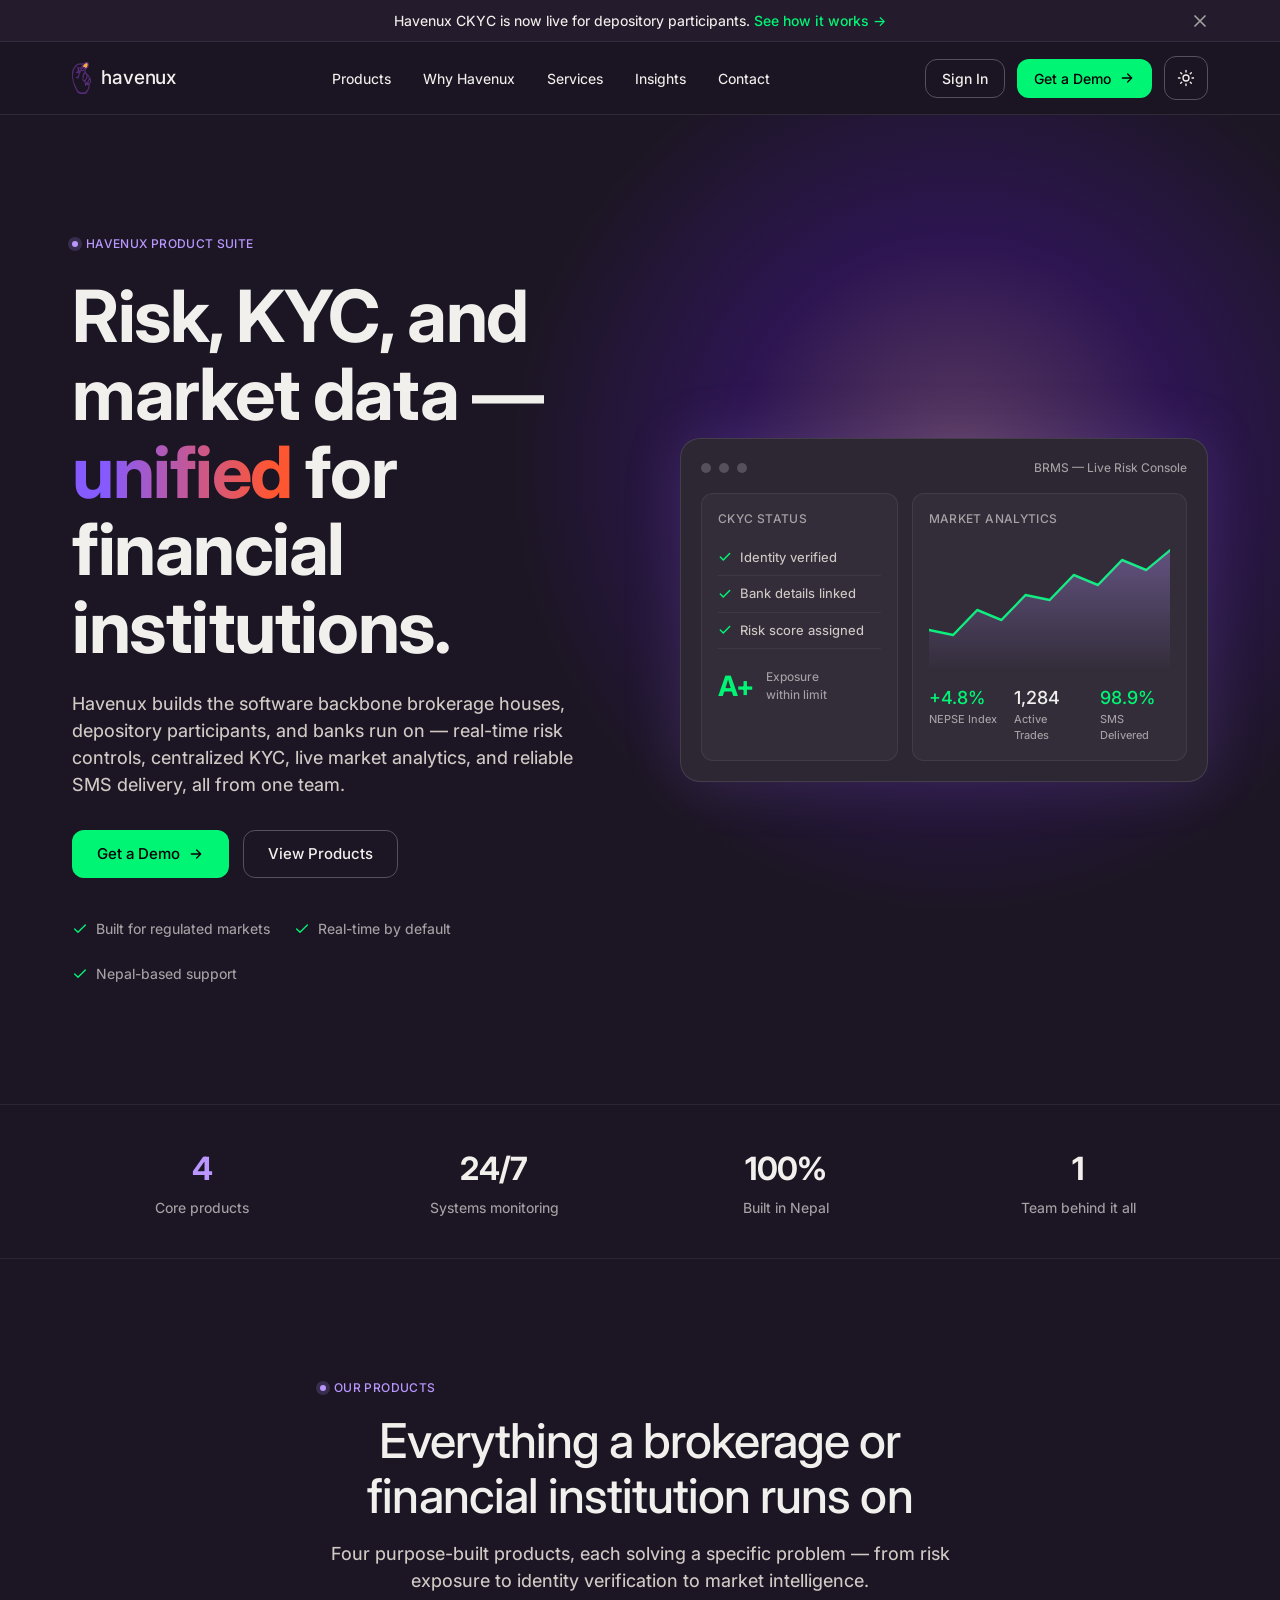
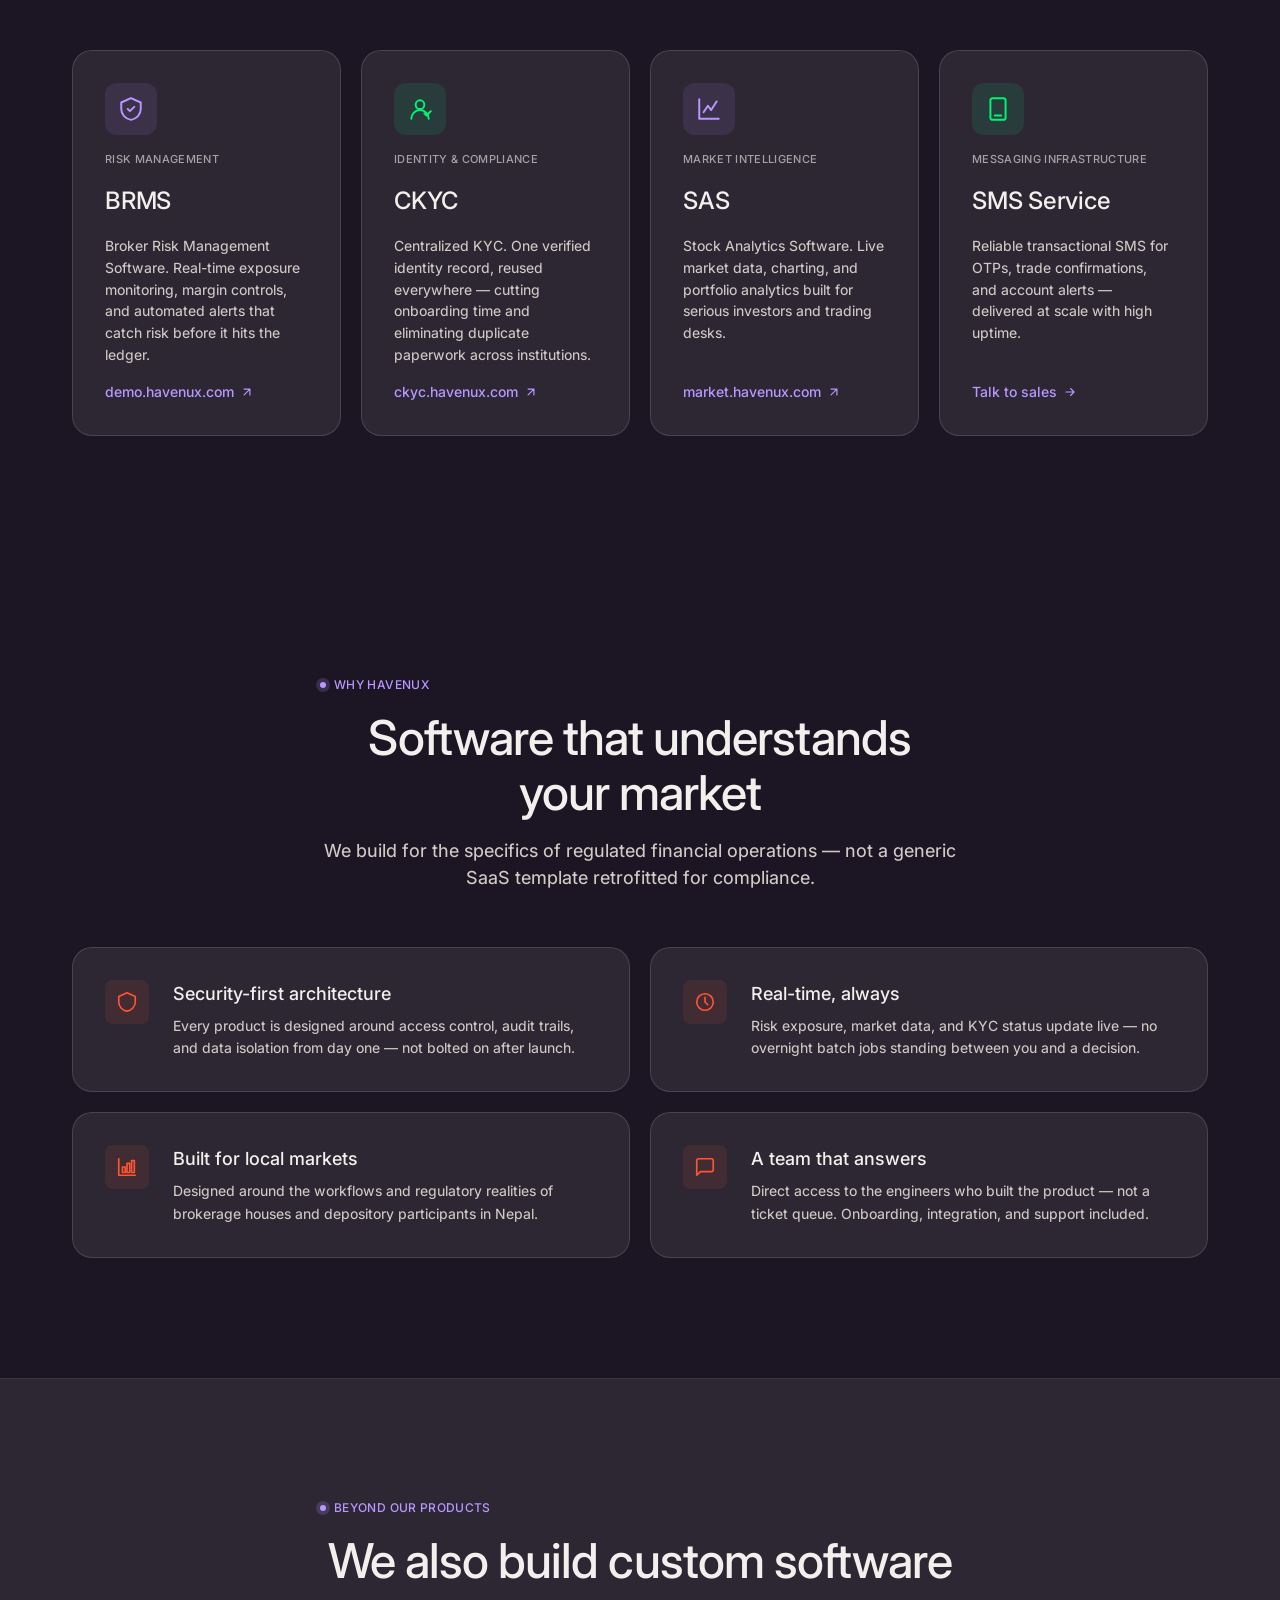
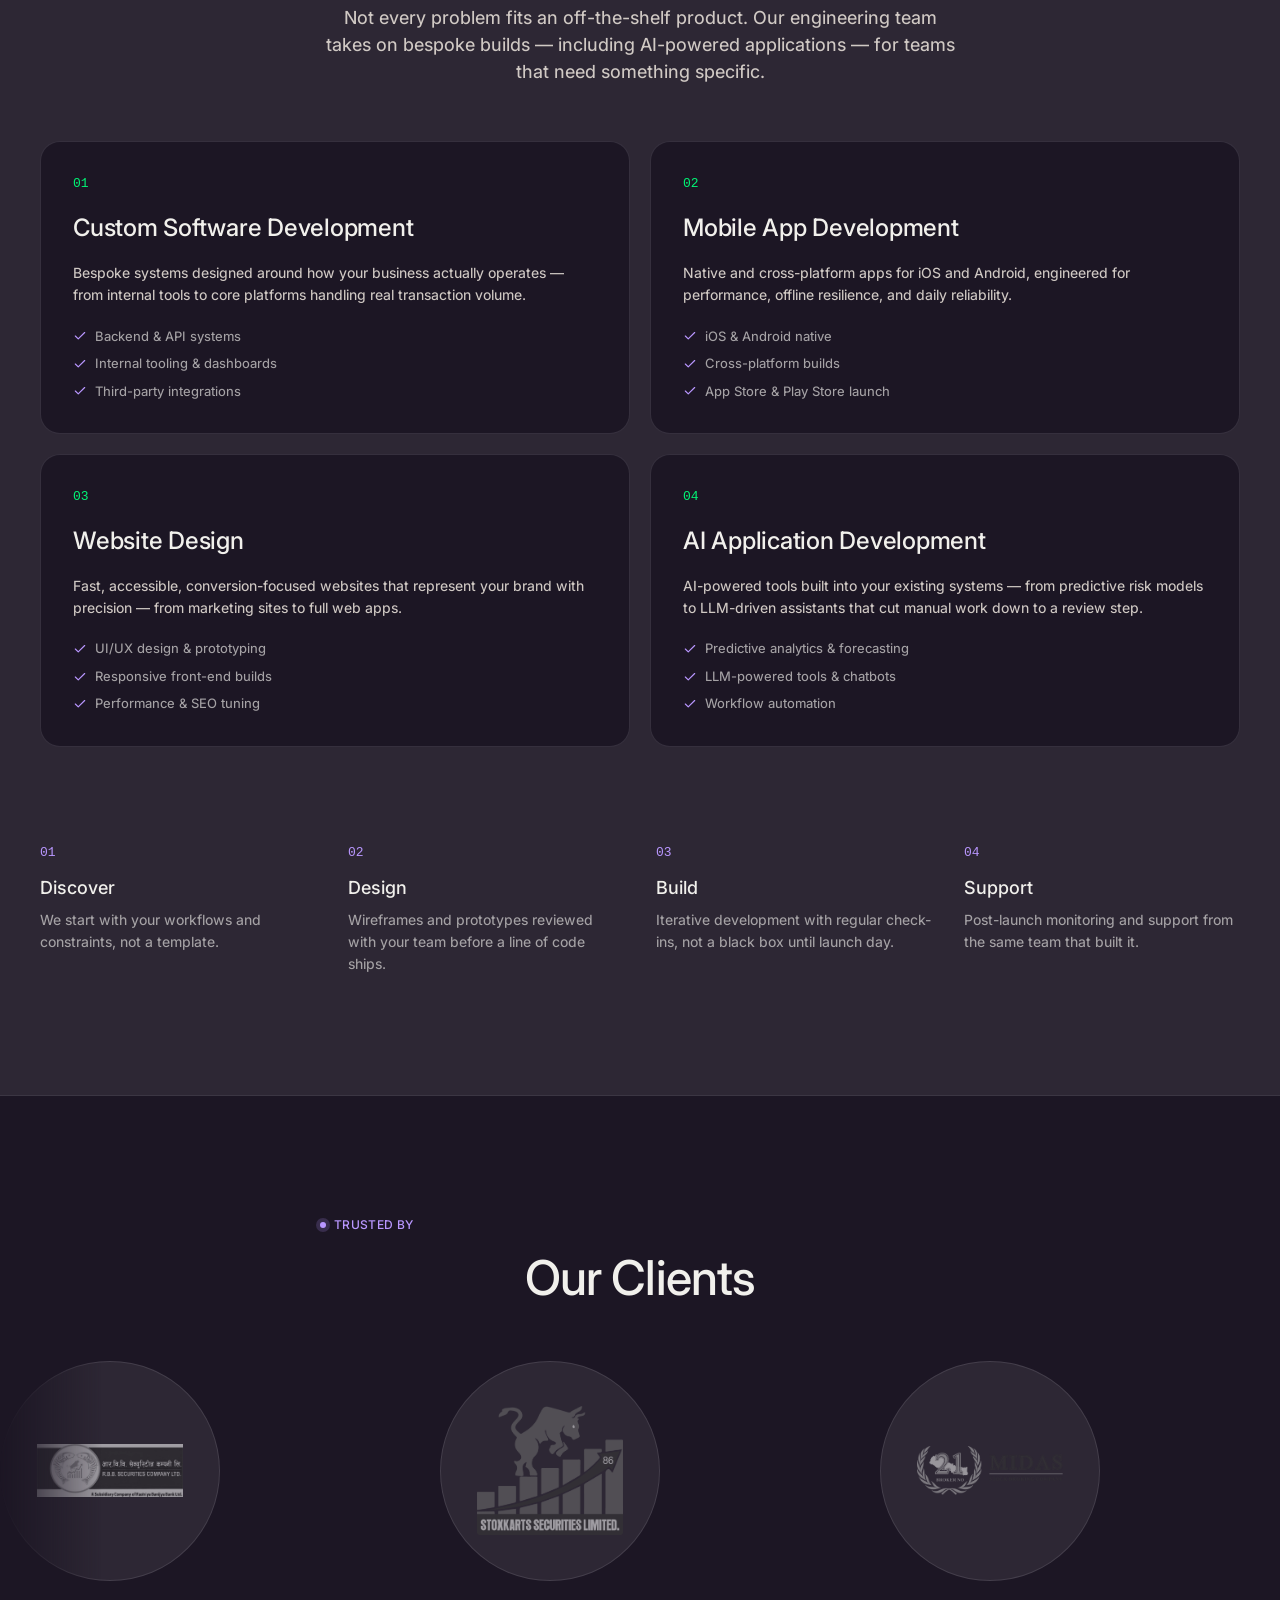
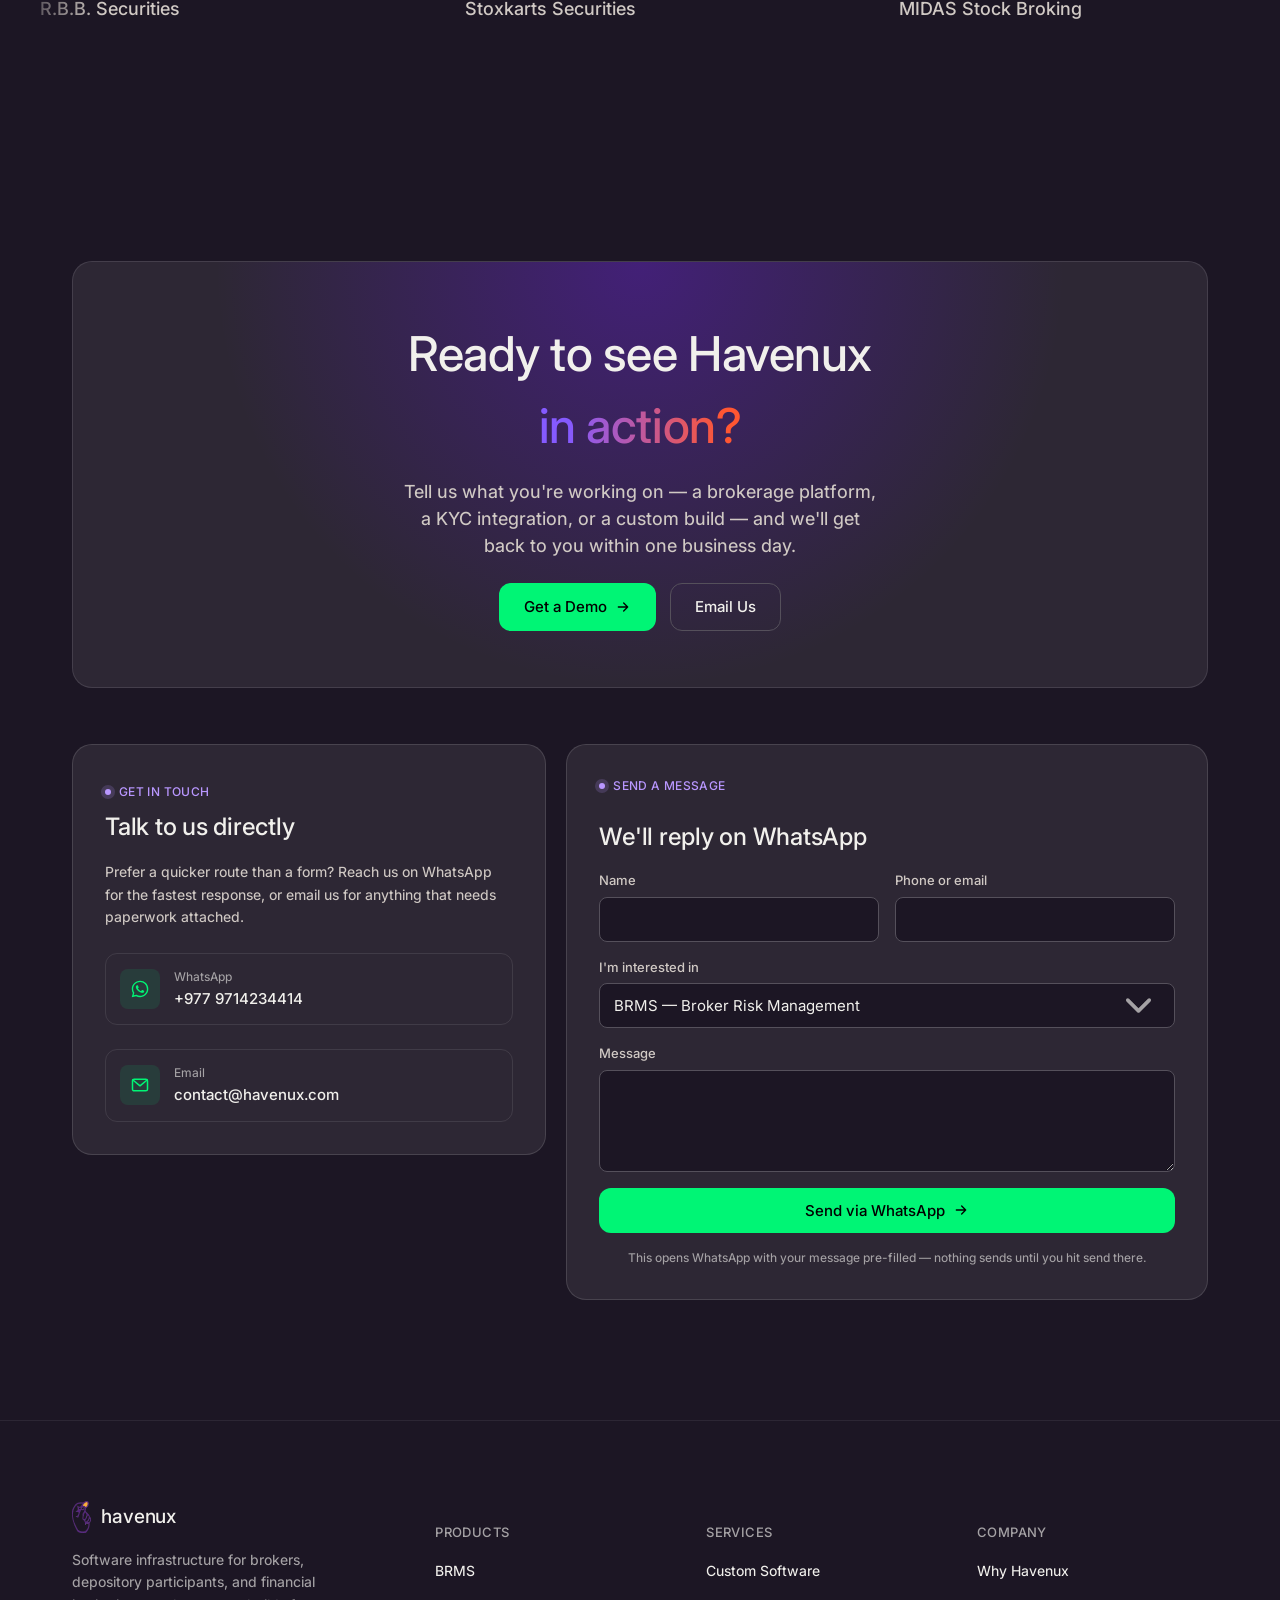
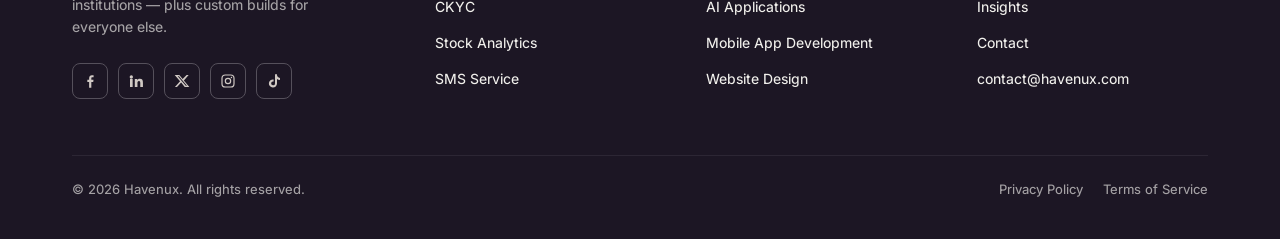
<file: index.html>
<!DOCTYPE html>
<html lang="en">
<head>
  <meta charset="UTF-8" />
  <meta name="viewport" content="width=device-width, initial-scale=1.0" />
  <script>
    (function () {
      try {
        if (localStorage.getItem('havenux-theme') === 'light') {
          document.documentElement.setAttribute('data-theme', 'light');
        }
      } catch (e) {}
    })();
  </script>
  <title>Havenux — Broker Risk Management, KYC & Stock Market Software in Nepal</title>
  <meta name="description" content="Havenux builds Broker Risk Management Software (BRMS), Centralized KYC (CKYC), Stock Analytics Software, and SMS infrastructure for brokers and financial institutions in Nepal — plus custom software, AI applications, mobile apps, and website design." />
  <meta name="robots" content="index, follow" />
  <meta name="theme-color" content="#1c1624" />
  <link rel="canonical" href="https://havenux.com/" />
  <link rel="icon" type="image/png" sizes="32x32" href="assets/favicon-32.png" />
  <link rel="icon" type="image/png" sizes="128x128" href="assets/favicon.png" />
  <link rel="apple-touch-icon" href="assets/apple-touch-icon.png" />

  <!-- Open Graph -->
  <meta property="og:type" content="website" />
  <meta property="og:site_name" content="Havenux" />
  <meta property="og:title" content="Havenux — Broker Risk Management, KYC & Stock Market Software in Nepal" />
  <meta property="og:description" content="Software infrastructure for brokers and financial institutions: real-time risk management, centralized KYC, stock market analytics, and SMS delivery — plus custom software and AI application development." />
  <meta property="og:url" content="https://havenux.com/" />
  <meta property="og:image" content="https://havenux.com/assets/og-image.svg" />
  <meta property="og:image:type" content="image/svg+xml" />
  <meta property="og:image:width" content="1200" />
  <meta property="og:image:height" content="630" />
  <meta property="og:locale" content="en_US" />

  <!-- Twitter -->
  <meta name="twitter:card" content="summary_large_image" />
  <meta name="twitter:title" content="Havenux — Broker Risk Management, KYC & Stock Market Software in Nepal" />
  <meta name="twitter:description" content="Real-time risk management, centralized KYC, stock market analytics, and SMS infrastructure for financial institutions — plus custom software and AI application development." />
  <meta name="twitter:image" content="https://havenux.com/assets/og-image.svg" />

  <link rel="preconnect" href="https://fonts.googleapis.com" />
  <link rel="preconnect" href="https://fonts.gstatic.com" crossorigin />
  <link href="https://fonts.googleapis.com/css2?family=Inter:wght@400;450;500;600;700&display=swap" rel="stylesheet" />
  <link rel="stylesheet" href="styles.css" />

  <script type="application/ld+json">
  {
    "@context": "https://schema.org",
    "@type": "Organization",
    "name": "Havenux",
    "url": "https://havenux.com/",
    "description": "Havenux builds Broker Risk Management Software, Centralized KYC, Stock Analytics Software, and SMS infrastructure for financial institutions, plus custom software, AI applications, mobile apps, and website design.",
    "email": "contact@havenux.com",
    "telephone": "+977-9714234414",
    "areaServed": "NP",
    "makesOffer": [
      { "@type": "Offer", "itemOffered": { "@type": "SoftwareApplication", "name": "BRMS — Broker Risk Management Software", "applicationCategory": "BusinessApplication", "url": "https://demo.havenux.com" } },
      { "@type": "Offer", "itemOffered": { "@type": "SoftwareApplication", "name": "CKYC — Centralized KYC", "applicationCategory": "BusinessApplication", "url": "https://ckyc.havenux.com" } },
      { "@type": "Offer", "itemOffered": { "@type": "SoftwareApplication", "name": "SAS — Stock Analytics Software", "applicationCategory": "FinanceApplication", "url": "https://market.havenux.com" } },
      { "@type": "Offer", "itemOffered": { "@type": "Service", "name": "SMS Service" } }
    ]
  }
  </script>
  <script type="application/ld+json">
  {
    "@context": "https://schema.org",
    "@type": "WebSite",
    "name": "Havenux",
    "url": "https://havenux.com/",
    "potentialAction": {
      "@type": "SearchAction",
      "target": "https://havenux.com/insights.html?q={search_term_string}",
      "query-input": "required name=search_term_string"
    }
  }
  </script>
</head>
<body>
  <a class="skip-link" href="#main">Skip to content</a>

  <!-- Top banner -->
  <div class="top-banner" id="topBanner">
    <div class="container">
      <p>Havenux CKYC is now live for depository participants. <a href="https://ckyc.havenux.com">See how it works →</a></p>
      <button class="banner-close" id="bannerClose" aria-label="Dismiss announcement">
        <svg viewBox="0 0 24 24" fill="none" stroke="currentColor" stroke-width="2" stroke-linecap="round"><path d="M18 6 6 18M6 6l12 12" /></svg>
      </button>
    </div>
  </div>

  <!-- Header -->
  <header class="site-header">
    <div class="container">
      <a href="#main" class="logo" aria-label="Havenux home">
        <img class="logo-mark" src="assets/havenux-mark.png" alt="" width="297" height="490" />
        havenux
      </a>

      <nav class="nav-links" aria-label="Primary">
        <a href="#products">Products</a>
        <a href="#why">Why Havenux</a>
        <a href="#services">Services</a>
        <a href="insights.html">Insights</a>
        <a href="#contact">Contact</a>
      </nav>

      <div class="header-actions">
        <div class="header-cta">
          <a href="#contact" class="btn btn-ghost btn-sm">Sign In</a>
          <a href="#contact" class="btn btn-primary btn-sm">
            Get a Demo
            <svg viewBox="0 0 24 24" fill="none" stroke="currentColor" stroke-width="2" stroke-linecap="round" stroke-linejoin="round"><path d="M5 12h14M13 6l6 6-6 6" /></svg>
          </a>
        </div>

        <button class="theme-toggle" id="themeToggle" aria-label="Switch to light mode" aria-pressed="false">
          <svg class="icon-sun" viewBox="0 0 24 24" fill="none" stroke="currentColor" stroke-width="1.8" stroke-linecap="round" stroke-linejoin="round"><circle cx="12" cy="12" r="4" /><path d="M12 2v2M12 20v2M4.9 4.9l1.4 1.4M17.7 17.7l1.4 1.4M2 12h2M20 12h2M4.9 19.1l1.4-1.4M17.7 6.3l1.4-1.4" /></svg>
          <svg class="icon-moon" viewBox="0 0 24 24" fill="none" stroke="currentColor" stroke-width="1.8" stroke-linecap="round" stroke-linejoin="round"><path d="M21 12.8A9 9 0 1 1 11.2 3a7 7 0 0 0 9.8 9.8Z" /></svg>
        </button>

        <button class="nav-toggle" id="navToggle" aria-label="Open menu" aria-expanded="false" aria-controls="mobileNav">
          <svg viewBox="0 0 24 24" fill="none" stroke="currentColor" stroke-width="2" stroke-linecap="round"><path d="M3 6h18M3 12h18M3 18h18" /></svg>
        </button>
      </div>
    </div>
  </header>

  <!-- Mobile nav -->
  <div class="mobile-nav" id="mobileNav">
    <div class="mobile-nav-header">
      <a href="#main" class="logo">
        <img class="logo-mark" src="assets/havenux-mark.png" alt="" width="297" height="490" />
        havenux
      </a>
      <button class="nav-toggle" id="navClose" aria-label="Close menu">
        <svg viewBox="0 0 24 24" fill="none" stroke="currentColor" stroke-width="2" stroke-linecap="round"><path d="M18 6 6 18M6 6l12 12" /></svg>
      </button>
    </div>
    <nav class="mobile-nav-links" aria-label="Mobile">
      <a href="#products">Products</a>
      <a href="#why">Why Havenux</a>
      <a href="#services">Services</a>
      <a href="insights.html">Insights</a>
      <a href="#contact">Contact</a>
    </nav>
    <div class="mobile-nav-cta">
      <a href="#contact" class="btn btn-ghost btn-block">Sign In</a>
      <a href="#contact" class="btn btn-primary btn-block">Get a Demo</a>
    </div>
  </div>

  <main id="main">
    <!-- Hero -->
    <section class="hero">
      <div class="hero-glow" aria-hidden="true"></div>
      <div class="container">
        <div class="hero-content">
          <span class="eyebrow">Havenux Product Suite</span>
          <h1>Risk, KYC, and market data — <span class="gradient-text">unified</span> for financial institutions.</h1>
          <p class="lede">Havenux builds the software backbone brokerage houses, depository participants, and banks run on — real-time risk controls, centralized KYC, live market analytics, and reliable SMS delivery, all from one team.</p>
          <div class="hero-actions">
            <a href="#contact" class="btn btn-primary">
              Get a Demo
              <svg viewBox="0 0 24 24" fill="none" stroke="currentColor" stroke-width="2" stroke-linecap="round" stroke-linejoin="round"><path d="M5 12h14M13 6l6 6-6 6" /></svg>
            </a>
            <a href="#products" class="btn btn-ghost">View Products</a>
          </div>
          <ul class="hero-meta">
            <li>
              <svg viewBox="0 0 24 24" fill="none" stroke="currentColor" stroke-width="2" stroke-linecap="round" stroke-linejoin="round"><path d="M20 6 9 17l-5-5" /></svg>
              Built for regulated markets
            </li>
            <li>
              <svg viewBox="0 0 24 24" fill="none" stroke="currentColor" stroke-width="2" stroke-linecap="round" stroke-linejoin="round"><path d="M20 6 9 17l-5-5" /></svg>
              Real-time by default
            </li>
            <li>
              <svg viewBox="0 0 24 24" fill="none" stroke="currentColor" stroke-width="2" stroke-linecap="round" stroke-linejoin="round"><path d="M20 6 9 17l-5-5" /></svg>
              Nepal-based support
            </li>
          </ul>
        </div>

        <div class="hero-visual">
          <div class="mock-frame">
            <div class="mock-titlebar">
              <span class="mock-dot"></span>
              <span class="mock-dot"></span>
              <span class="mock-dot"></span>
              <span>BRMS — Live Risk Console</span>
            </div>
            <div class="mock-grid">
              <div class="mock-panel">
                <h4>CKYC Status</h4>
                <div class="mock-kyc-row">
                  <svg viewBox="0 0 24 24" fill="none" stroke="currentColor" stroke-width="2.5" stroke-linecap="round" stroke-linejoin="round"><path d="M20 6 9 17l-5-5" /></svg>
                  Identity verified
                </div>
                <div class="mock-kyc-row">
                  <svg viewBox="0 0 24 24" fill="none" stroke="currentColor" stroke-width="2.5" stroke-linecap="round" stroke-linejoin="round"><path d="M20 6 9 17l-5-5" /></svg>
                  Bank details linked
                </div>
                <div class="mock-kyc-row">
                  <svg viewBox="0 0 24 24" fill="none" stroke="currentColor" stroke-width="2.5" stroke-linecap="round" stroke-linejoin="round"><path d="M20 6 9 17l-5-5" /></svg>
                  Risk score assigned
                </div>
                <div class="mock-risk-gauge">
                  <span class="mock-risk-value">A+</span>
                  <span class="mock-risk-label">Exposure<br />within limit</span>
                </div>
              </div>
              <div class="mock-panel">
                <h4>Market Analytics</h4>
                <svg class="mock-chart" viewBox="0 0 300 130" preserveAspectRatio="none">
                  <defs>
                    <linearGradient id="areaFill" x1="0" y1="0" x2="0" y2="1">
                      <stop offset="0%" stop-color="#b997ff" stop-opacity="0.35" />
                      <stop offset="100%" stop-color="#b997ff" stop-opacity="0" />
                    </linearGradient>
                  </defs>
                  <polyline points="0,90 30,95 60,70 90,80 120,55 150,60 180,35 210,45 240,20 270,30 300,10" fill="none" stroke="#00f575" stroke-width="2.5" stroke-linecap="round" stroke-linejoin="round" />
                  <polygon points="0,90 30,95 60,70 90,80 120,55 150,60 180,35 210,45 240,20 270,30 300,10 300,130 0,130" fill="url(#areaFill)" stroke="none" />
                </svg>
                <div class="mock-stat-row">
                  <div class="mock-stat">
                    <div class="value up">+4.8%</div>
                    <div class="label">NEPSE Index</div>
                  </div>
                  <div class="mock-stat">
                    <div class="value">1,284</div>
                    <div class="label">Active Trades</div>
                  </div>
                  <div class="mock-stat">
                    <div class="value up">98.9%</div>
                    <div class="label">SMS Delivered</div>
                  </div>
                </div>
              </div>
            </div>
          </div>
        </div>
      </div>
    </section>

    <!-- Trust strip -->
    <section class="trust-strip" aria-label="Havenux at a glance">
      <div class="container">
        <div class="trust-stat">
          <div class="num"><span>4</span></div>
          <div class="label">Core products</div>
        </div>
        <div class="trust-stat">
          <div class="num">24/7</div>
          <div class="label">Systems monitoring</div>
        </div>
        <div class="trust-stat">
          <div class="num">100%</div>
          <div class="label">Built in Nepal</div>
        </div>
        <div class="trust-stat">
          <div class="num">1</div>
          <div class="label">Team behind it all</div>
        </div>
      </div>
    </section>

    <!-- Products -->
    <section class="section" id="products">
      <div class="container">
        <div class="section-heading reveal">
          <span class="eyebrow">Our Products</span>
          <h2>Everything a brokerage or financial institution runs on</h2>
          <p>Four purpose-built products, each solving a specific problem — from risk exposure to identity verification to market intelligence.</p>
        </div>

        <div class="card-grid products">
          <article class="product-card reveal">
            <div class="product-icon">
              <svg viewBox="0 0 24 24" fill="none" stroke="currentColor" stroke-width="1.8" stroke-linecap="round" stroke-linejoin="round"><path d="M12 2 3 6v6c0 5 3.8 9 9 10 5.2-1 9-5 9-10V6l-9-4Z" /><path d="M9 12l2 2 4-4" /></svg>
            </div>
            <span class="tag">Risk Management</span>
            <h3>BRMS</h3>
            <p>Broker Risk Management Software. Real-time exposure monitoring, margin controls, and automated alerts that catch risk before it hits the ledger.</p>
            <a href="https://demo.havenux.com" class="link-arrow accent" target="_blank" rel="noopener">
              demo.havenux.com
              <svg viewBox="0 0 24 24" fill="none" stroke="currentColor" stroke-width="2" stroke-linecap="round" stroke-linejoin="round"><path d="M7 17 17 7M7 7h10v10" /></svg>
            </a>
          </article>

          <article class="product-card reveal">
            <div class="product-icon green">
              <svg viewBox="0 0 24 24" fill="none" stroke="currentColor" stroke-width="1.8" stroke-linecap="round" stroke-linejoin="round"><circle cx="12" cy="8" r="4" /><path d="M4 21c0-4.4 3.6-8 8-8s8 3.6 8 8" /><path d="m16 16 2 2 4-4" /></svg>
            </div>
            <span class="tag">Identity & Compliance</span>
            <h3>CKYC</h3>
            <p>Centralized KYC. One verified identity record, reused everywhere — cutting onboarding time and eliminating duplicate paperwork across institutions.</p>
            <a href="https://ckyc.havenux.com" class="link-arrow accent" target="_blank" rel="noopener">
              ckyc.havenux.com
              <svg viewBox="0 0 24 24" fill="none" stroke="currentColor" stroke-width="2" stroke-linecap="round" stroke-linejoin="round"><path d="M7 17 17 7M7 7h10v10" /></svg>
            </a>
          </article>

          <article class="product-card reveal">
            <div class="product-icon">
              <svg viewBox="0 0 24 24" fill="none" stroke="currentColor" stroke-width="1.8" stroke-linecap="round" stroke-linejoin="round"><path d="M3 3v18h18" /><path d="m7 15 4-6 3 4 5-8" /></svg>
            </div>
            <span class="tag">Market Intelligence</span>
            <h3>SAS</h3>
            <p>Stock Analytics Software. Live market data, charting, and portfolio analytics built for serious investors and trading desks.</p>
            <a href="https://market.havenux.com" class="link-arrow accent" target="_blank" rel="noopener">
              market.havenux.com
              <svg viewBox="0 0 24 24" fill="none" stroke="currentColor" stroke-width="2" stroke-linecap="round" stroke-linejoin="round"><path d="M7 17 17 7M7 7h10v10" /></svg>
            </a>
          </article>

          <article class="product-card reveal">
            <div class="product-icon green">
              <svg viewBox="0 0 24 24" fill="none" stroke="currentColor" stroke-width="1.8" stroke-linecap="round" stroke-linejoin="round"><rect x="5" y="2" width="14" height="20" rx="2" /><path d="M9 18h6" /></svg>
            </div>
            <span class="tag">Messaging Infrastructure</span>
            <h3>SMS Service</h3>
            <p>Reliable transactional SMS for OTPs, trade confirmations, and account alerts — delivered at scale with high uptime.</p>
            <a href="#contact" class="link-arrow accent">
              Talk to sales
              <svg viewBox="0 0 24 24" fill="none" stroke="currentColor" stroke-width="2" stroke-linecap="round" stroke-linejoin="round"><path d="M5 12h14M13 6l6 6-6 6" /></svg>
            </a>
          </article>
        </div>
      </div>
    </section>

    <!-- Why Havenux -->
    <section class="section" id="why">
      <div class="container">
        <div class="section-heading reveal">
          <span class="eyebrow">Why Havenux</span>
          <h2>Software that understands your market</h2>
          <p>We build for the specifics of regulated financial operations — not a generic SaaS template retrofitted for compliance.</p>
        </div>

        <div class="why-grid">
          <div class="why-card reveal">
            <div class="why-icon">
              <svg viewBox="0 0 24 24" fill="none" stroke="currentColor" stroke-width="1.8" stroke-linecap="round" stroke-linejoin="round"><path d="M12 2 3 6v6c0 5 3.8 9 9 10 5.2-1 9-5 9-10V6l-9-4Z" /></svg>
            </div>
            <div>
              <h3>Security-first architecture</h3>
              <p>Every product is designed around access control, audit trails, and data isolation from day one — not bolted on after launch.</p>
            </div>
          </div>

          <div class="why-card reveal">
            <div class="why-icon">
              <svg viewBox="0 0 24 24" fill="none" stroke="currentColor" stroke-width="1.8" stroke-linecap="round" stroke-linejoin="round"><circle cx="12" cy="12" r="9" /><path d="M12 7v5l3 3" /></svg>
            </div>
            <div>
              <h3>Real-time, always</h3>
              <p>Risk exposure, market data, and KYC status update live — no overnight batch jobs standing between you and a decision.</p>
            </div>
          </div>

          <div class="why-card reveal">
            <div class="why-icon">
              <svg viewBox="0 0 24 24" fill="none" stroke="currentColor" stroke-width="1.8" stroke-linecap="round" stroke-linejoin="round"><path d="M3 3v18h18" /><rect x="7" y="12" width="3" height="6" /><rect x="12" y="8" width="3" height="10" /><rect x="17" y="5" width="3" height="13" /></svg>
            </div>
            <div>
              <h3>Built for local markets</h3>
              <p>Designed around the workflows and regulatory realities of brokerage houses and depository participants in Nepal.</p>
            </div>
          </div>

          <div class="why-card reveal">
            <div class="why-icon">
              <svg viewBox="0 0 24 24" fill="none" stroke="currentColor" stroke-width="1.8" stroke-linecap="round" stroke-linejoin="round"><path d="M21 15a2 2 0 0 1-2 2H7l-4 4V5a2 2 0 0 1 2-2h14a2 2 0 0 1 2 2v10Z" /></svg>
            </div>
            <div>
              <h3>A team that answers</h3>
              <p>Direct access to the engineers who built the product — not a ticket queue. Onboarding, integration, and support included.</p>
            </div>
          </div>
        </div>
      </div>
    </section>

    <!-- Services -->
    <section class="services-section" id="services">
      <div class="section container">
        <div class="section-heading reveal">
          <span class="eyebrow">Beyond Our Products</span>
          <h2>We also build custom software</h2>
          <p>Not every problem fits an off-the-shelf product. Our engineering team takes on bespoke builds — including AI-powered applications — for teams that need something specific.</p>
        </div>

        <div class="card-grid services">
          <article class="service-card reveal">
            <span class="index">01</span>
            <h3>Custom Software Development</h3>
            <p>Bespoke systems designed around how your business actually operates — from internal tools to core platforms handling real transaction volume.</p>
            <ul>
              <li>
                <svg viewBox="0 0 24 24" fill="none" stroke="currentColor" stroke-width="2" stroke-linecap="round" stroke-linejoin="round"><path d="M20 6 9 17l-5-5" /></svg>
                Backend & API systems
              </li>
              <li>
                <svg viewBox="0 0 24 24" fill="none" stroke="currentColor" stroke-width="2" stroke-linecap="round" stroke-linejoin="round"><path d="M20 6 9 17l-5-5" /></svg>
                Internal tooling & dashboards
              </li>
              <li>
                <svg viewBox="0 0 24 24" fill="none" stroke="currentColor" stroke-width="2" stroke-linecap="round" stroke-linejoin="round"><path d="M20 6 9 17l-5-5" /></svg>
                Third-party integrations
              </li>
            </ul>
          </article>

          <article class="service-card reveal">
            <span class="index">02</span>
            <h3>Mobile App Development</h3>
            <p>Native and cross-platform apps for iOS and Android, engineered for performance, offline resilience, and daily reliability.</p>
            <ul>
              <li>
                <svg viewBox="0 0 24 24" fill="none" stroke="currentColor" stroke-width="2" stroke-linecap="round" stroke-linejoin="round"><path d="M20 6 9 17l-5-5" /></svg>
                iOS & Android native
              </li>
              <li>
                <svg viewBox="0 0 24 24" fill="none" stroke="currentColor" stroke-width="2" stroke-linecap="round" stroke-linejoin="round"><path d="M20 6 9 17l-5-5" /></svg>
                Cross-platform builds
              </li>
              <li>
                <svg viewBox="0 0 24 24" fill="none" stroke="currentColor" stroke-width="2" stroke-linecap="round" stroke-linejoin="round"><path d="M20 6 9 17l-5-5" /></svg>
                App Store & Play Store launch
              </li>
            </ul>
          </article>

          <article class="service-card reveal">
            <span class="index">03</span>
            <h3>Website Design</h3>
            <p>Fast, accessible, conversion-focused websites that represent your brand with precision — from marketing sites to full web apps.</p>
            <ul>
              <li>
                <svg viewBox="0 0 24 24" fill="none" stroke="currentColor" stroke-width="2" stroke-linecap="round" stroke-linejoin="round"><path d="M20 6 9 17l-5-5" /></svg>
                UI/UX design & prototyping
              </li>
              <li>
                <svg viewBox="0 0 24 24" fill="none" stroke="currentColor" stroke-width="2" stroke-linecap="round" stroke-linejoin="round"><path d="M20 6 9 17l-5-5" /></svg>
                Responsive front-end builds
              </li>
              <li>
                <svg viewBox="0 0 24 24" fill="none" stroke="currentColor" stroke-width="2" stroke-linecap="round" stroke-linejoin="round"><path d="M20 6 9 17l-5-5" /></svg>
                Performance & SEO tuning
              </li>
            </ul>
          </article>

          <article class="service-card reveal">
            <span class="index">04</span>
            <h3>AI Application Development</h3>
            <p>AI-powered tools built into your existing systems — from predictive risk models to LLM-driven assistants that cut manual work down to a review step.</p>
            <ul>
              <li>
                <svg viewBox="0 0 24 24" fill="none" stroke="currentColor" stroke-width="2" stroke-linecap="round" stroke-linejoin="round"><path d="M20 6 9 17l-5-5" /></svg>
                Predictive analytics & forecasting
              </li>
              <li>
                <svg viewBox="0 0 24 24" fill="none" stroke="currentColor" stroke-width="2" stroke-linecap="round" stroke-linejoin="round"><path d="M20 6 9 17l-5-5" /></svg>
                LLM-powered tools & chatbots
              </li>
              <li>
                <svg viewBox="0 0 24 24" fill="none" stroke="currentColor" stroke-width="2" stroke-linecap="round" stroke-linejoin="round"><path d="M20 6 9 17l-5-5" /></svg>
                Workflow automation
              </li>
            </ul>
          </article>
        </div>

        <div class="process-strip">
          <div class="process-step reveal">
            <h4>Discover</h4>
            <p>We start with your workflows and constraints, not a template.</p>
          </div>
          <div class="process-step reveal">
            <h4>Design</h4>
            <p>Wireframes and prototypes reviewed with your team before a line of code ships.</p>
          </div>
          <div class="process-step reveal">
            <h4>Build</h4>
            <p>Iterative development with regular check-ins, not a black box until launch day.</p>
          </div>
          <div class="process-step reveal">
            <h4>Support</h4>
            <p>Post-launch monitoring and support from the same team that built it.</p>
          </div>
        </div>
      </div>
    </section>

    <!-- Our Clients -->
    <section class="section clients-section" id="clients" aria-label="Our clients">
      <div class="container">
        <div class="section-heading reveal">
          <span class="eyebrow">Trusted By</span>
          <h2>Our Clients</h2>
        </div>
      </div>

      <div class="clients-marquee reveal" aria-label="Client logos">
        <div class="clients-track">
          <!-- first half (loop point at 50%) -->
          <a class="client-logo" href="https://www.rbbsecurities.com.np/" target="_blank" rel="noopener noreferrer">
            <span class="client-logo-circle">
              <img src="assets/clients/rbb-securities.jpg" alt="" loading="lazy" width="1322" height="485" />
            </span>
            <span class="client-name">R.B.B. Securities</span>
          </a>
          <a class="client-logo" href="https://stoxkarts.com.np/" target="_blank" rel="noopener noreferrer">
            <span class="client-logo-circle">
              <img src="assets/clients/stoxkarts-securities.png" alt="" loading="lazy" width="2862" height="2526" />
            </span>
            <span class="client-name">Stoxkarts Securities</span>
          </a>
          <a class="client-logo" href="https://midasstock.com.np/" target="_blank" rel="noopener noreferrer">
            <span class="client-logo-circle">
              <img src="assets/clients/midas-stock-broking.webp" alt="" loading="lazy" width="353" height="117" />
            </span>
            <span class="client-name">MIDAS Stock Broking</span>
          </a>
          <a class="client-logo" href="https://www.rbbsecurities.com.np/" target="_blank" rel="noopener noreferrer" aria-hidden="true" tabindex="-1">
            <span class="client-logo-circle">
              <img src="assets/clients/rbb-securities.jpg" alt="" loading="lazy" width="1322" height="485" />
            </span>
            <span class="client-name">R.B.B. Securities</span>
          </a>
          <a class="client-logo" href="https://stoxkarts.com.np/" target="_blank" rel="noopener noreferrer" aria-hidden="true" tabindex="-1">
            <span class="client-logo-circle">
              <img src="assets/clients/stoxkarts-securities.png" alt="" loading="lazy" width="2862" height="2526" />
            </span>
            <span class="client-name">Stoxkarts Securities</span>
          </a>
          <a class="client-logo" href="https://midasstock.com.np/" target="_blank" rel="noopener noreferrer" aria-hidden="true" tabindex="-1">
            <span class="client-logo-circle">
              <img src="assets/clients/midas-stock-broking.webp" alt="" loading="lazy" width="353" height="117" />
            </span>
            <span class="client-name">MIDAS Stock Broking</span>
          </a>
          <a class="client-logo" href="https://www.rbbsecurities.com.np/" target="_blank" rel="noopener noreferrer" aria-hidden="true" tabindex="-1">
            <span class="client-logo-circle">
              <img src="assets/clients/rbb-securities.jpg" alt="" loading="lazy" width="1322" height="485" />
            </span>
            <span class="client-name">R.B.B. Securities</span>
          </a>
          <a class="client-logo" href="https://stoxkarts.com.np/" target="_blank" rel="noopener noreferrer" aria-hidden="true" tabindex="-1">
            <span class="client-logo-circle">
              <img src="assets/clients/stoxkarts-securities.png" alt="" loading="lazy" width="2862" height="2526" />
            </span>
            <span class="client-name">Stoxkarts Securities</span>
          </a>
          <a class="client-logo" href="https://midasstock.com.np/" target="_blank" rel="noopener noreferrer" aria-hidden="true" tabindex="-1">
            <span class="client-logo-circle">
              <img src="assets/clients/midas-stock-broking.webp" alt="" loading="lazy" width="353" height="117" />
            </span>
            <span class="client-name">MIDAS Stock Broking</span>
          </a>
          <!-- duplicate half for seamless loop -->
          <a class="client-logo" href="https://www.rbbsecurities.com.np/" target="_blank" rel="noopener noreferrer" aria-hidden="true" tabindex="-1">
            <span class="client-logo-circle">
              <img src="assets/clients/rbb-securities.jpg" alt="" loading="lazy" width="1322" height="485" />
            </span>
            <span class="client-name">R.B.B. Securities</span>
          </a>
          <a class="client-logo" href="https://stoxkarts.com.np/" target="_blank" rel="noopener noreferrer" aria-hidden="true" tabindex="-1">
            <span class="client-logo-circle">
              <img src="assets/clients/stoxkarts-securities.png" alt="" loading="lazy" width="2862" height="2526" />
            </span>
            <span class="client-name">Stoxkarts Securities</span>
          </a>
          <a class="client-logo" href="https://midasstock.com.np/" target="_blank" rel="noopener noreferrer" aria-hidden="true" tabindex="-1">
            <span class="client-logo-circle">
              <img src="assets/clients/midas-stock-broking.webp" alt="" loading="lazy" width="353" height="117" />
            </span>
            <span class="client-name">MIDAS Stock Broking</span>
          </a>
          <a class="client-logo" href="https://www.rbbsecurities.com.np/" target="_blank" rel="noopener noreferrer" aria-hidden="true" tabindex="-1">
            <span class="client-logo-circle">
              <img src="assets/clients/rbb-securities.jpg" alt="" loading="lazy" width="1322" height="485" />
            </span>
            <span class="client-name">R.B.B. Securities</span>
          </a>
          <a class="client-logo" href="https://stoxkarts.com.np/" target="_blank" rel="noopener noreferrer" aria-hidden="true" tabindex="-1">
            <span class="client-logo-circle">
              <img src="assets/clients/stoxkarts-securities.png" alt="" loading="lazy" width="2862" height="2526" />
            </span>
            <span class="client-name">Stoxkarts Securities</span>
          </a>
          <a class="client-logo" href="https://midasstock.com.np/" target="_blank" rel="noopener noreferrer" aria-hidden="true" tabindex="-1">
            <span class="client-logo-circle">
              <img src="assets/clients/midas-stock-broking.webp" alt="" loading="lazy" width="353" height="117" />
            </span>
            <span class="client-name">MIDAS Stock Broking</span>
          </a>
          <a class="client-logo" href="https://www.rbbsecurities.com.np/" target="_blank" rel="noopener noreferrer" aria-hidden="true" tabindex="-1">
            <span class="client-logo-circle">
              <img src="assets/clients/rbb-securities.jpg" alt="" loading="lazy" width="1322" height="485" />
            </span>
            <span class="client-name">R.B.B. Securities</span>
          </a>
          <a class="client-logo" href="https://stoxkarts.com.np/" target="_blank" rel="noopener noreferrer" aria-hidden="true" tabindex="-1">
            <span class="client-logo-circle">
              <img src="assets/clients/stoxkarts-securities.png" alt="" loading="lazy" width="2862" height="2526" />
            </span>
            <span class="client-name">Stoxkarts Securities</span>
          </a>
          <a class="client-logo" href="https://midasstock.com.np/" target="_blank" rel="noopener noreferrer" aria-hidden="true" tabindex="-1">
            <span class="client-logo-circle">
              <img src="assets/clients/midas-stock-broking.webp" alt="" loading="lazy" width="353" height="117" />
            </span>
            <span class="client-name">MIDAS Stock Broking</span>
          </a>
        </div>
      </div>
    </section>

    <!-- CTA band + Contact -->
    <section class="section" id="contact">
      <div class="container">
        <div class="cta-band reveal">
          <div class="cta-band-inner">
            <h2>Ready to see Havenux <span class="gradient-text">in action?</span></h2>
            <p>Tell us what you're working on — a brokerage platform, a KYC integration, or a custom build — and we'll get back to you within one business day.</p>
            <div class="cta-band-actions">
              <a href="https://api.whatsapp.com/send?phone=9779714234414&text=Hi%2C%20I%27d%20like%20to%20get%20a%20demo%20of%20Havenux." class="btn btn-primary" target="_blank" rel="noopener">
                Get a Demo
                <svg viewBox="0 0 24 24" fill="none" stroke="currentColor" stroke-width="2" stroke-linecap="round" stroke-linejoin="round"><path d="M5 12h14M13 6l6 6-6 6" /></svg>
              </a>
              <a href="mailto:contact@havenux.com" class="btn btn-ghost">Email Us</a>
            </div>
          </div>
        </div>

        <div class="contact-grid">
          <div class="contact-info reveal">
            <span class="eyebrow">Get in touch</span>
            <h3>Talk to us directly</h3>
            <p>Prefer a quicker route than a form? Reach us on WhatsApp for the fastest response, or email us for anything that needs paperwork attached.</p>

            <a class="contact-method" href="https://api.whatsapp.com/send?phone=9779714234414&text=Hi%2C%20I%27d%20like%20to%20know%20more%20about%20Havenux." target="_blank" rel="noopener">
              <span class="contact-method-icon">
                <svg viewBox="0 0 24 24" fill="currentColor"><path d="M12.04 2C6.58 2 2.13 6.45 2.13 11.91c0 1.75.46 3.46 1.32 4.96L2.05 22l5.25-1.38a9.9 9.9 0 0 0 4.74 1.21h.01c5.46 0 9.91-4.45 9.91-9.92 0-2.65-1.03-5.14-2.9-7.01A9.86 9.86 0 0 0 12.04 2Zm0 18.15h-.01a8.2 8.2 0 0 1-4.19-1.15l-.3-.18-3.12.82.83-3.04-.2-.31a8.22 8.22 0 0 1-1.26-4.38c0-4.54 3.7-8.24 8.26-8.24 2.2 0 4.27.86 5.83 2.42a8.18 8.18 0 0 1 2.41 5.83c0 4.55-3.7 8.23-8.25 8.23Zm4.52-6.16c-.25-.12-1.47-.72-1.7-.81-.23-.08-.39-.12-.56.13-.17.25-.64.81-.78.97-.14.17-.29.19-.54.06-.25-.12-1.04-.38-1.99-1.22-.73-.66-1.23-1.46-1.37-1.71-.14-.25-.02-.38.11-.51.11-.11.25-.29.37-.43.12-.14.16-.25.25-.41.08-.17.04-.31-.02-.43-.06-.12-.56-1.35-.77-1.85-.2-.48-.41-.42-.56-.43h-.48c-.17 0-.43.06-.66.31-.23.25-.86.85-.86 2.06 0 1.22.89 2.4 1.01 2.56.12.17 1.75 2.67 4.24 3.74.59.26 1.05.41 1.41.52.59.19 1.13.16 1.56.1.48-.07 1.47-.6 1.67-1.18.21-.58.21-1.08.15-1.18-.06-.1-.23-.16-.48-.28Z"/></svg>
              </span>
              <span>
                <span class="contact-method-label">WhatsApp</span>
                <span class="contact-method-value">+977 9714234414</span>
              </span>
            </a>

            <a class="contact-method" href="mailto:contact@havenux.com">
              <span class="contact-method-icon">
                <svg viewBox="0 0 24 24" fill="none" stroke="currentColor" stroke-width="1.8" stroke-linecap="round" stroke-linejoin="round"><rect x="3" y="5" width="18" height="14" rx="2" /><path d="m3.5 6 8.5 7 8.5-7" /></svg>
              </span>
              <span>
                <span class="contact-method-label">Email</span>
                <span class="contact-method-value">contact@havenux.com</span>
              </span>
            </a>
          </div>

          <form class="contact-form reveal" id="contactForm">
            <span class="eyebrow">Send a message</span>
            <h3>We'll reply on WhatsApp</h3>

            <div class="form-row">
              <div class="form-field">
                <label for="cf-name">Name</label>
                <input type="text" id="cf-name" name="name" required autocomplete="name" />
              </div>
              <div class="form-field">
                <label for="cf-phone">Phone or email</label>
                <input type="text" id="cf-phone" name="contact" required autocomplete="tel" />
              </div>
            </div>

            <div class="form-field">
              <label for="cf-interest">I'm interested in</label>
              <select id="cf-interest" name="interest">
                <option value="BRMS">BRMS — Broker Risk Management</option>
                <option value="CKYC">CKYC — Centralized KYC</option>
                <option value="SAS">SAS — Stock Analytics Software</option>
                <option value="SMS Service">SMS Service</option>
                <option value="Custom Software / AI Application">Custom Software / AI Application</option>
                <option value="Mobile App">Mobile App Development</option>
                <option value="Website Design">Website Design</option>
                <option value="Something else">Something else</option>
              </select>
            </div>

            <div class="form-field">
              <label for="cf-message">Message</label>
              <textarea id="cf-message" name="message" rows="4" required></textarea>
            </div>

            <button type="submit" class="btn btn-primary btn-block">
              Send via WhatsApp
              <svg viewBox="0 0 24 24" fill="none" stroke="currentColor" stroke-width="2" stroke-linecap="round" stroke-linejoin="round"><path d="M5 12h14M13 6l6 6-6 6" /></svg>
            </button>
            <p class="form-note">This opens WhatsApp with your message pre-filled — nothing sends until you hit send there.</p>
          </form>
        </div>
      </div>
    </section>
  </main>

  <!-- Footer -->
  <footer class="site-footer">
    <div class="container">
      <div class="footer-top">
        <div class="footer-brand">
          <a href="#main" class="logo">
            <img class="logo-mark" src="assets/havenux-mark.png" alt="" width="297" height="490" />
            havenux
          </a>
          <p>Software infrastructure for brokers, depository participants, and financial institutions — plus custom builds for everyone else.</p>
          <div class="footer-social">
            <a href="https://www.facebook.com/share/1PyZX1F4om/" target="_blank" rel="noopener" aria-label="Havenux on Facebook">
              <svg viewBox="0 0 24 24" fill="currentColor"><path d="M14 22v-8.5h2.85l.43-3.31H14V8.06c0-.96.27-1.61 1.64-1.61h1.75V3.5A23.4 23.4 0 0 0 14.9 3.4c-2.5 0-4.22 1.53-4.22 4.33v2.46H8v3.31h2.68V22H14Z"/></svg>
            </a>
            <a href="#" aria-label="Havenux on LinkedIn">
              <svg viewBox="0 0 24 24" fill="currentColor"><path d="M4.98 3.5a2.5 2.5 0 1 1 0 5 2.5 2.5 0 0 1 0-5ZM3 9h4v12H3V9Zm7 0h3.8v1.7h.05c.53-.95 1.83-1.95 3.77-1.95 4.03 0 4.78 2.5 4.78 5.75V21h-4v-5.9c0-1.4-.03-3.2-1.95-3.2-1.96 0-2.26 1.5-2.26 3.1V21h-4V9Z"/></svg>
            </a>
            <a href="#" aria-label="Havenux on X">
              <svg viewBox="0 0 24 24" fill="currentColor"><path d="M18.9 3H22l-7.2 8.2L23 21h-6.9l-5.4-6.6L4.5 21H1.4l7.7-8.8L1 3h7l4.9 6 6-6Zm-1.2 16.2h1.7L7.4 4.7H5.6l12.1 14.5Z"/></svg>
            </a>
            <a href="https://www.instagram.com/have.nux" target="_blank" rel="noopener" aria-label="Havenux on Instagram">
              <svg viewBox="0 0 24 24" fill="none" stroke="currentColor" stroke-width="1.8"><rect x="3" y="3" width="18" height="18" rx="5" /><circle cx="12" cy="12" r="4" /><circle cx="17.2" cy="6.8" r="1.1" fill="currentColor" stroke="none" /></svg>
            </a>
            <a href="https://www.tiktok.com/@havenux8" target="_blank" rel="noopener" aria-label="Havenux on TikTok">
              <svg viewBox="0 0 24 24" fill="currentColor"><path d="M16.5 2h-3v13.6a2.9 2.9 0 1 1-2.1-2.79V9.68a6.1 6.1 0 1 0 5.1 6.02V8.9a7.6 7.6 0 0 0 4.5 1.46V7.35A4.6 4.6 0 0 1 16.5 2Z"/></svg>
            </a>
          </div>
        </div>

        <div class="footer-col">
          <h5>Products</h5>
          <ul>
            <li><a href="https://demo.havenux.com" target="_blank" rel="noopener">BRMS</a></li>
            <li><a href="https://ckyc.havenux.com" target="_blank" rel="noopener">CKYC</a></li>
            <li><a href="https://market.havenux.com" target="_blank" rel="noopener">Stock Analytics</a></li>
            <li><a href="#contact">SMS Service</a></li>
          </ul>
        </div>

        <div class="footer-col">
          <h5>Services</h5>
          <ul>
            <li><a href="#services">Custom Software</a></li>
            <li><a href="#services">AI Applications</a></li>
            <li><a href="#services">Mobile App Development</a></li>
            <li><a href="#services">Website Design</a></li>
          </ul>
        </div>

        <div class="footer-col">
          <h5>Company</h5>
          <ul>
            <li><a href="#why">Why Havenux</a></li>
            <li><a href="insights.html">Insights</a></li>
            <li><a href="#contact">Contact</a></li>
            <li><a href="mailto:contact@havenux.com">contact@havenux.com</a></li>
          </ul>
        </div>
      </div>

      <div class="footer-bottom">
        <p>© 2026 Havenux. All rights reserved.</p>
        <div class="footer-legal">
          <a href="#">Privacy Policy</a>
          <a href="#">Terms of Service</a>
        </div>
      </div>
    </div>
  </footer>

  <script src="script.js"></script>
</body>
</html>
</file>
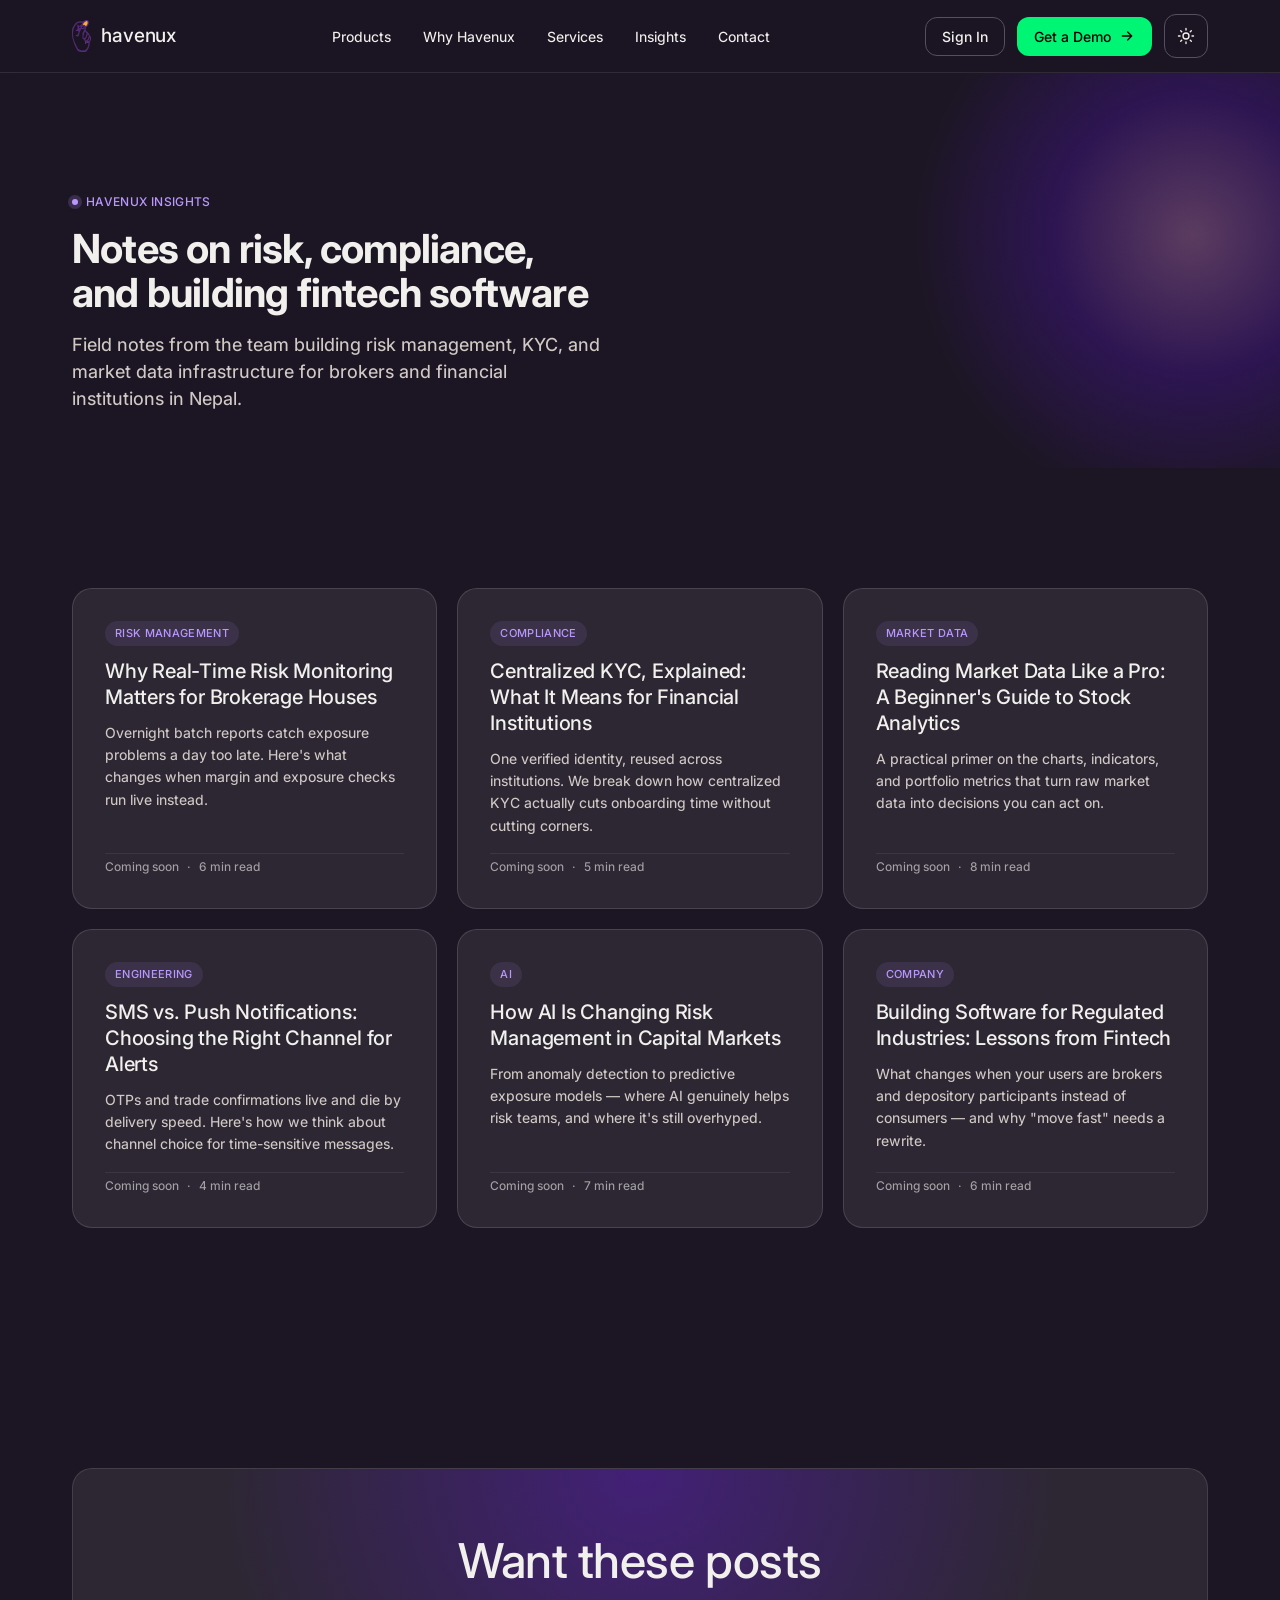
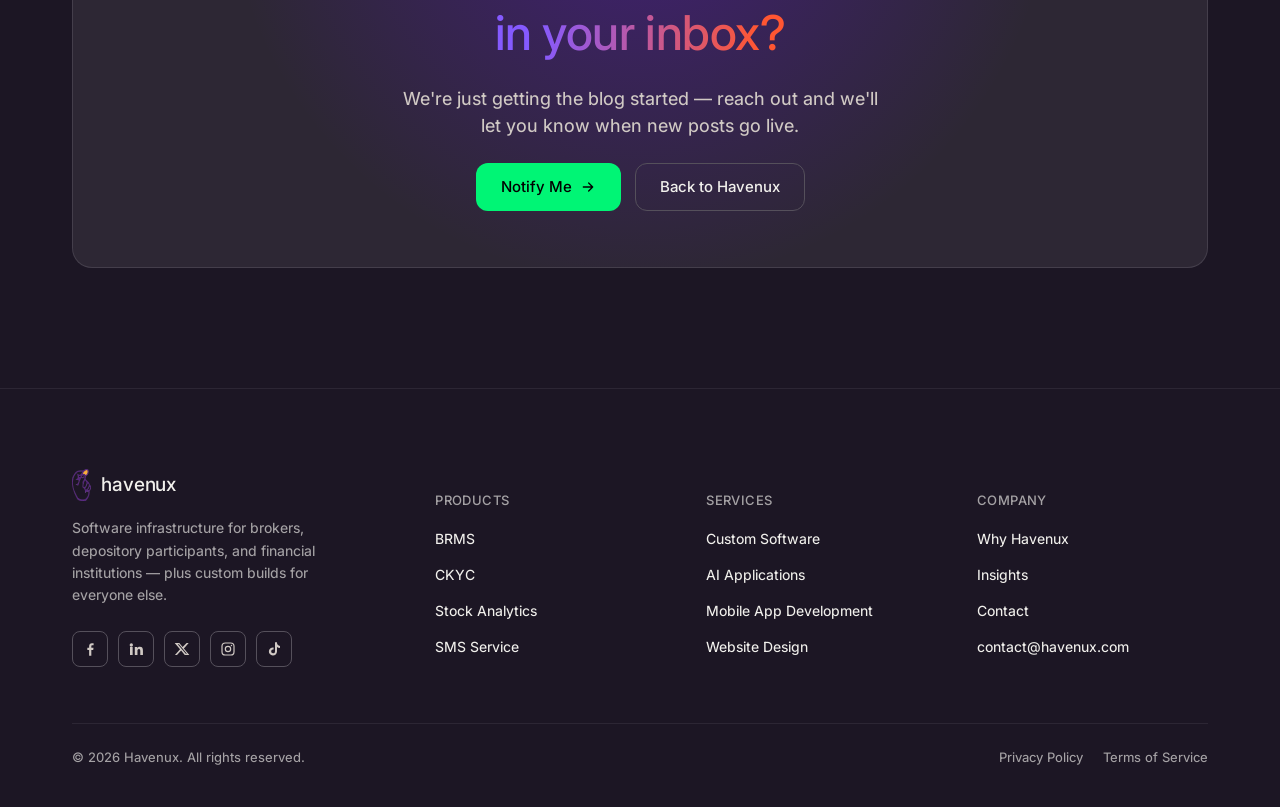
<file: insights.html>
<!DOCTYPE html>
<html lang="en">
<head>
  <meta charset="UTF-8" />
  <meta name="viewport" content="width=device-width, initial-scale=1.0" />
  <script>
    (function () {
      try {
        if (localStorage.getItem('havenux-theme') === 'light') {
          document.documentElement.setAttribute('data-theme', 'light');
        }
      } catch (e) {}
    })();
  </script>
  <title>Insights — Havenux Blog on Risk, KYC & Stock Market Software</title>
  <meta name="description" content="Havenux Insights: articles on broker risk management, centralized KYC, stock market analytics, and building software for regulated financial institutions in Nepal." />
  <meta name="robots" content="index, follow" />
  <meta name="theme-color" content="#1c1624" />
  <link rel="canonical" href="https://havenux.com/insights.html" />
  <link rel="icon" type="image/png" sizes="32x32" href="assets/favicon-32.png" />
  <link rel="icon" type="image/png" sizes="128x128" href="assets/favicon.png" />
  <link rel="apple-touch-icon" href="assets/apple-touch-icon.png" />

  <!-- Open Graph -->
  <meta property="og:type" content="website" />
  <meta property="og:site_name" content="Havenux" />
  <meta property="og:title" content="Insights — Havenux Blog on Risk, KYC & Stock Market Software" />
  <meta property="og:description" content="Articles on broker risk management, centralized KYC, stock market analytics, and building software for regulated financial institutions." />
  <meta property="og:url" content="https://havenux.com/insights.html" />
  <meta property="og:image" content="https://havenux.com/assets/og-image.svg" />
  <meta property="og:image:type" content="image/svg+xml" />
  <meta property="og:image:width" content="1200" />
  <meta property="og:image:height" content="630" />
  <meta property="og:locale" content="en_US" />

  <!-- Twitter -->
  <meta name="twitter:card" content="summary_large_image" />
  <meta name="twitter:title" content="Insights — Havenux Blog on Risk, KYC & Stock Market Software" />
  <meta name="twitter:description" content="Articles on broker risk management, centralized KYC, stock market analytics, and building software for regulated financial institutions." />
  <meta name="twitter:image" content="https://havenux.com/assets/og-image.svg" />

  <link rel="preconnect" href="https://fonts.googleapis.com" />
  <link rel="preconnect" href="https://fonts.gstatic.com" crossorigin />
  <link href="https://fonts.googleapis.com/css2?family=Inter:wght@400;450;500;600;700&display=swap" rel="stylesheet" />
  <link rel="stylesheet" href="styles.css" />

  <script type="application/ld+json">
  {
    "@context": "https://schema.org",
    "@type": "BreadcrumbList",
    "itemListElement": [
      { "@type": "ListItem", "position": 1, "name": "Havenux", "item": "https://havenux.com/" },
      { "@type": "ListItem", "position": 2, "name": "Insights", "item": "https://havenux.com/insights.html" }
    ]
  }
  </script>
</head>
<body>
  <a class="skip-link" href="#main">Skip to content</a>

  <!-- Header -->
  <header class="site-header">
    <div class="container">
      <a href="index.html" class="logo" aria-label="Havenux home">
        <img class="logo-mark" src="assets/havenux-mark.png" alt="" width="297" height="490" />
        havenux
      </a>

      <nav class="nav-links" aria-label="Primary">
        <a href="index.html#products">Products</a>
        <a href="index.html#why">Why Havenux</a>
        <a href="index.html#services">Services</a>
        <a href="insights.html" aria-current="page">Insights</a>
        <a href="index.html#contact">Contact</a>
      </nav>

      <div class="header-actions">
        <div class="header-cta">
          <a href="index.html#contact" class="btn btn-ghost btn-sm">Sign In</a>
          <a href="index.html#contact" class="btn btn-primary btn-sm">
            Get a Demo
            <svg viewBox="0 0 24 24" fill="none" stroke="currentColor" stroke-width="2" stroke-linecap="round" stroke-linejoin="round"><path d="M5 12h14M13 6l6 6-6 6" /></svg>
          </a>
        </div>

        <button class="theme-toggle" id="themeToggle" aria-label="Switch to light mode" aria-pressed="false">
          <svg class="icon-sun" viewBox="0 0 24 24" fill="none" stroke="currentColor" stroke-width="1.8" stroke-linecap="round" stroke-linejoin="round"><circle cx="12" cy="12" r="4" /><path d="M12 2v2M12 20v2M4.9 4.9l1.4 1.4M17.7 17.7l1.4 1.4M2 12h2M20 12h2M4.9 19.1l1.4-1.4M17.7 6.3l1.4-1.4" /></svg>
          <svg class="icon-moon" viewBox="0 0 24 24" fill="none" stroke="currentColor" stroke-width="1.8" stroke-linecap="round" stroke-linejoin="round"><path d="M21 12.8A9 9 0 1 1 11.2 3a7 7 0 0 0 9.8 9.8Z" /></svg>
        </button>

        <button class="nav-toggle" id="navToggle" aria-label="Open menu" aria-expanded="false" aria-controls="mobileNav">
          <svg viewBox="0 0 24 24" fill="none" stroke="currentColor" stroke-width="2" stroke-linecap="round"><path d="M3 6h18M3 12h18M3 18h18" /></svg>
        </button>
      </div>
    </div>
  </header>

  <!-- Mobile nav -->
  <div class="mobile-nav" id="mobileNav">
    <div class="mobile-nav-header">
      <a href="index.html" class="logo">
        <img class="logo-mark" src="assets/havenux-mark.png" alt="" width="297" height="490" />
        havenux
      </a>
      <button class="nav-toggle" id="navClose" aria-label="Close menu">
        <svg viewBox="0 0 24 24" fill="none" stroke="currentColor" stroke-width="2" stroke-linecap="round"><path d="M18 6 6 18M6 6l12 12" /></svg>
      </button>
    </div>
    <nav class="mobile-nav-links" aria-label="Mobile">
      <a href="index.html#products">Products</a>
      <a href="index.html#why">Why Havenux</a>
      <a href="index.html#services">Services</a>
      <a href="insights.html">Insights</a>
      <a href="index.html#contact">Contact</a>
    </nav>
    <div class="mobile-nav-cta">
      <a href="index.html#contact" class="btn btn-ghost btn-block">Sign In</a>
      <a href="index.html#contact" class="btn btn-primary btn-block">Get a Demo</a>
    </div>
  </div>

  <main id="main">
    <!-- Insights hero -->
    <section class="hero hero--compact">
      <div class="hero-glow" aria-hidden="true"></div>
      <div class="container">
        <div class="section-heading reveal" style="margin: 0; text-align: left; max-width: 640px;">
          <span class="eyebrow">Havenux Insights</span>
          <h1 style="font-size: 40px; font-weight: 700; letter-spacing: -0.02em; line-height: 1.1; color: var(--text-primary);">Notes on risk, compliance, and building fintech software</h1>
          <p>Field notes from the team building risk management, KYC, and market data infrastructure for brokers and financial institutions in Nepal.</p>
        </div>
      </div>
    </section>

    <!-- Blog grid -->
    <section class="section">
      <div class="container">
        <div class="blog-grid">
          <article class="blog-card reveal">
            <span class="blog-tag">Risk Management</span>
            <h2>Why Real-Time Risk Monitoring Matters for Brokerage Houses</h2>
            <p>Overnight batch reports catch exposure problems a day too late. Here's what changes when margin and exposure checks run live instead.</p>
            <div class="blog-meta">
              <span>Coming soon</span>
              <span>·</span>
              <span>6 min read</span>
            </div>
          </article>

          <article class="blog-card reveal">
            <span class="blog-tag">Compliance</span>
            <h2>Centralized KYC, Explained: What It Means for Financial Institutions</h2>
            <p>One verified identity, reused across institutions. We break down how centralized KYC actually cuts onboarding time without cutting corners.</p>
            <div class="blog-meta">
              <span>Coming soon</span>
              <span>·</span>
              <span>5 min read</span>
            </div>
          </article>

          <article class="blog-card reveal">
            <span class="blog-tag">Market Data</span>
            <h2>Reading Market Data Like a Pro: A Beginner's Guide to Stock Analytics</h2>
            <p>A practical primer on the charts, indicators, and portfolio metrics that turn raw market data into decisions you can act on.</p>
            <div class="blog-meta">
              <span>Coming soon</span>
              <span>·</span>
              <span>8 min read</span>
            </div>
          </article>

          <article class="blog-card reveal">
            <span class="blog-tag">Engineering</span>
            <h2>SMS vs. Push Notifications: Choosing the Right Channel for Alerts</h2>
            <p>OTPs and trade confirmations live and die by delivery speed. Here's how we think about channel choice for time-sensitive messages.</p>
            <div class="blog-meta">
              <span>Coming soon</span>
              <span>·</span>
              <span>4 min read</span>
            </div>
          </article>

          <article class="blog-card reveal">
            <span class="blog-tag">AI</span>
            <h2>How AI Is Changing Risk Management in Capital Markets</h2>
            <p>From anomaly detection to predictive exposure models — where AI genuinely helps risk teams, and where it's still overhyped.</p>
            <div class="blog-meta">
              <span>Coming soon</span>
              <span>·</span>
              <span>7 min read</span>
            </div>
          </article>

          <article class="blog-card reveal">
            <span class="blog-tag">Company</span>
            <h2>Building Software for Regulated Industries: Lessons from Fintech</h2>
            <p>What changes when your users are brokers and depository participants instead of consumers — and why "move fast" needs a rewrite.</p>
            <div class="blog-meta">
              <span>Coming soon</span>
              <span>·</span>
              <span>6 min read</span>
            </div>
          </article>
        </div>
      </div>
    </section>

    <!-- CTA band -->
    <section class="section">
      <div class="container">
        <div class="cta-band reveal">
          <div class="cta-band-inner">
            <h2>Want these posts <span class="gradient-text">in your inbox?</span></h2>
            <p>We're just getting the blog started — reach out and we'll let you know when new posts go live.</p>
            <div class="cta-band-actions">
              <a href="https://api.whatsapp.com/send?phone=9779714234414&text=Hi%2C%20let%20me%20know%20when%20new%20Havenux%20Insights%20posts%20go%20live." class="btn btn-primary" target="_blank" rel="noopener">
                Notify Me
                <svg viewBox="0 0 24 24" fill="none" stroke="currentColor" stroke-width="2" stroke-linecap="round" stroke-linejoin="round"><path d="M5 12h14M13 6l6 6-6 6" /></svg>
              </a>
              <a href="index.html#contact" class="btn btn-ghost">Back to Havenux</a>
            </div>
          </div>
        </div>
      </div>
    </section>
  </main>

  <!-- Footer -->
  <footer class="site-footer">
    <div class="container">
      <div class="footer-top">
        <div class="footer-brand">
          <a href="index.html" class="logo">
            <img class="logo-mark" src="assets/havenux-mark.png" alt="" width="297" height="490" />
            havenux
          </a>
          <p>Software infrastructure for brokers, depository participants, and financial institutions — plus custom builds for everyone else.</p>
          <div class="footer-social">
            <a href="https://www.facebook.com/share/1PyZX1F4om/" target="_blank" rel="noopener" aria-label="Havenux on Facebook">
              <svg viewBox="0 0 24 24" fill="currentColor"><path d="M14 22v-8.5h2.85l.43-3.31H14V8.06c0-.96.27-1.61 1.64-1.61h1.75V3.5A23.4 23.4 0 0 0 14.9 3.4c-2.5 0-4.22 1.53-4.22 4.33v2.46H8v3.31h2.68V22H14Z"/></svg>
            </a>
            <a href="#" aria-label="Havenux on LinkedIn">
              <svg viewBox="0 0 24 24" fill="currentColor"><path d="M4.98 3.5a2.5 2.5 0 1 1 0 5 2.5 2.5 0 0 1 0-5ZM3 9h4v12H3V9Zm7 0h3.8v1.7h.05c.53-.95 1.83-1.95 3.77-1.95 4.03 0 4.78 2.5 4.78 5.75V21h-4v-5.9c0-1.4-.03-3.2-1.95-3.2-1.96 0-2.26 1.5-2.26 3.1V21h-4V9Z"/></svg>
            </a>
            <a href="#" aria-label="Havenux on X">
              <svg viewBox="0 0 24 24" fill="currentColor"><path d="M18.9 3H22l-7.2 8.2L23 21h-6.9l-5.4-6.6L4.5 21H1.4l7.7-8.8L1 3h7l4.9 6 6-6Zm-1.2 16.2h1.7L7.4 4.7H5.6l12.1 14.5Z"/></svg>
            </a>
            <a href="https://www.instagram.com/have.nux" target="_blank" rel="noopener" aria-label="Havenux on Instagram">
              <svg viewBox="0 0 24 24" fill="none" stroke="currentColor" stroke-width="1.8"><rect x="3" y="3" width="18" height="18" rx="5" /><circle cx="12" cy="12" r="4" /><circle cx="17.2" cy="6.8" r="1.1" fill="currentColor" stroke="none" /></svg>
            </a>
            <a href="https://www.tiktok.com/@havenux8" target="_blank" rel="noopener" aria-label="Havenux on TikTok">
              <svg viewBox="0 0 24 24" fill="currentColor"><path d="M16.5 2h-3v13.6a2.9 2.9 0 1 1-2.1-2.79V9.68a6.1 6.1 0 1 0 5.1 6.02V8.9a7.6 7.6 0 0 0 4.5 1.46V7.35A4.6 4.6 0 0 1 16.5 2Z"/></svg>
            </a>
          </div>
        </div>

        <div class="footer-col">
          <h5>Products</h5>
          <ul>
            <li><a href="https://demo.havenux.com" target="_blank" rel="noopener">BRMS</a></li>
            <li><a href="https://ckyc.havenux.com" target="_blank" rel="noopener">CKYC</a></li>
            <li><a href="https://market.havenux.com" target="_blank" rel="noopener">Stock Analytics</a></li>
            <li><a href="index.html#contact">SMS Service</a></li>
          </ul>
        </div>

        <div class="footer-col">
          <h5>Services</h5>
          <ul>
            <li><a href="index.html#services">Custom Software</a></li>
            <li><a href="index.html#services">AI Applications</a></li>
            <li><a href="index.html#services">Mobile App Development</a></li>
            <li><a href="index.html#services">Website Design</a></li>
          </ul>
        </div>

        <div class="footer-col">
          <h5>Company</h5>
          <ul>
            <li><a href="index.html#why">Why Havenux</a></li>
            <li><a href="insights.html">Insights</a></li>
            <li><a href="index.html#contact">Contact</a></li>
            <li><a href="mailto:contact@havenux.com">contact@havenux.com</a></li>
          </ul>
        </div>
      </div>

      <div class="footer-bottom">
        <p>© 2026 Havenux. All rights reserved.</p>
        <div class="footer-legal">
          <a href="#">Privacy Policy</a>
          <a href="#">Terms of Service</a>
        </div>
      </div>
    </div>
  </footer>

  <script src="script.js"></script>
</body>
</html>
</file>
<file: styles.css>
/* ==========================================================================
   Havenux — Design Tokens
   Adapted from the "Doppler" style reference: violet-lit vault at midnight.
   ========================================================================== */

:root {
  /* Colors */
  --color-midnight-plum: #1c1624;
  --color-shadow-plum: #2d2734;
  --color-elevated-panel: #3a3340;
  --color-bone-white: #f1f0ec;
  --color-fog-line: #e5e7eb;
  --color-ash-veil: #d0c9c4;
  --color-mid-ash: #a5a2a5;
  --color-iron-edge: #55505b;
  --color-lavender-spark: #b997ff;
  --color-signal-green: #00f575;
  --color-neon-violet: #6b13f5;
  --color-ember-orange: #ff5632;
  --color-plasma-pink: #ff9efa;

  /* Font */
  --font-sans: 'Inter', ui-sans-serif, system-ui, -apple-system, BlinkMacSystemFont, "Segoe UI", Roboto, sans-serif;

  /* Type scale */
  --text-caption: 12px;
  --text-body-sm: 14px;
  --text-body: 16px;
  --text-subheading: 18px;
  --text-heading-sm: 24px;
  --text-heading: 32px;
  --text-heading-lg: 48px;
  --text-display: 64px;
  --text-display-xl: 88px;

  /* Weights */
  --w-regular: 400;
  --w-450: 450;
  --w-medium: 500;
  --w-bold: 700;

  /* Spacing */
  --s-8: 8px;
  --s-16: 16px;
  --s-24: 24px;
  --s-32: 32px;
  --s-40: 40px;
  --s-56: 56px;
  --s-80: 80px;
  --s-120: 120px;

  /* Radius */
  --radius-sm: 8px;
  --radius-md: 12px;
  --radius-lg: 20px;
  --radius-pill: 9999px;

  /* Layout */
  --page-max-width: 1200px;
  --header-height: 72px;

  /* Semantic surface/text tokens — theme-switchable.
     Dark is the default brand theme; [data-theme="light"] below overrides these. */
  --surface-0: var(--color-midnight-plum);
  --surface-1: var(--color-shadow-plum);
  --surface-2: var(--color-elevated-panel);
  --text-primary: var(--color-bone-white);
  --text-secondary: var(--color-ash-veil);
  --text-tertiary: var(--color-mid-ash);
  --border-strong: var(--color-iron-edge);
  --border-rgb: 229, 231, 235;
  --fg-rgb: 241, 240, 236;
  --surface-0-rgb: 28, 22, 36;
  --surface-banner: #241c2c;
  --text-signal-green: var(--color-signal-green);
}

/* ==========================================================================
   Light theme override
   ========================================================================== */

:root[data-theme="light"] {
  --surface-0: #f7f5f2;
  --surface-1: #ffffff;
  --surface-2: #ffffff;
  --text-primary: #1c1624;
  --text-secondary: #4a4350;
  --text-tertiary: #756f79;
  --border-strong: #c9c2ce;
  --border-rgb: 28, 22, 36;
  --fg-rgb: 28, 22, 36;
  --surface-0-rgb: 247, 245, 242;
  --surface-banner: #efeaf4;
  --color-lavender-spark: #7c3aed;
  --text-signal-green: #0a7a3f;
}

/* ==========================================================================
   Reset
   ========================================================================== */

*,
*::before,
*::after {
  box-sizing: border-box;
}

html {
  scroll-behavior: smooth;
}

@media (prefers-reduced-motion: reduce) {
  html {
    scroll-behavior: auto;
  }
  *,
  *::before,
  *::after {
    animation-duration: 0.01ms !important;
    animation-iteration-count: 1 !important;
    transition-duration: 0.01ms !important;
    scroll-behavior: auto !important;
  }
}

body {
  margin: 0;
  background: var(--surface-0);
  color: var(--text-primary);
  font-family: var(--font-sans);
  font-size: var(--text-body);
  font-weight: var(--w-450);
  line-height: 1.5;
  -webkit-font-smoothing: antialiased;
  overflow-x: hidden;
}

img,
svg {
  max-width: 100%;
  display: block;
}

a {
  color: inherit;
  text-decoration: none;
}

button {
  font-family: inherit;
  cursor: pointer;
}

ul {
  list-style: none;
  margin: 0;
  padding: 0;
}

h1, h2, h3, h4, p {
  margin: 0;
}

/* Visible focus states everywhere — keyboard accessibility */
a:focus-visible,
button:focus-visible,
input:focus-visible {
  outline: 2px solid var(--color-lavender-spark);
  outline-offset: 2px;
  border-radius: var(--radius-sm);
}

.skip-link {
  position: absolute;
  top: -48px;
  left: 16px;
  z-index: 200;
  background: var(--color-signal-green);
  color: #000;
  padding: 12px 20px;
  border-radius: var(--radius-md);
  font-weight: var(--w-medium);
  transition: top 0.2s ease;
}

.skip-link:focus {
  top: 16px;
}

/* ==========================================================================
   Layout utilities
   ========================================================================== */

.container {
  max-width: var(--page-max-width);
  margin: 0 auto;
  padding: 0 var(--s-24);
}

@media (min-width: 768px) {
  .container {
    padding: 0 var(--s-32);
  }
}

.section {
  padding: var(--s-80) 0;
}

@media (min-width: 1024px) {
  .section {
    padding: var(--s-120) 0;
  }
}

.eyebrow {
  display: inline-flex;
  align-items: center;
  gap: 8px;
  color: var(--color-lavender-spark);
  font-size: var(--text-caption);
  font-weight: var(--w-medium);
  letter-spacing: 0.03em;
  text-transform: uppercase;
}

.eyebrow::before {
  content: "";
  width: 6px;
  height: 6px;
  border-radius: 50%;
  background: var(--color-lavender-spark);
  box-shadow: 0 0 0 4px rgba(185, 151, 255, 0.18);
}

.section-heading {
  max-width: 640px;
  margin: 0 auto;
  text-align: center;
  display: flex;
  flex-direction: column;
  gap: var(--s-16);
}

.section-heading h2 {
  font-size: 32px;
  font-weight: var(--w-medium);
  line-height: 1.15;
  letter-spacing: -0.01em;
  color: var(--text-primary);
}

.section-heading p {
  color: var(--text-secondary);
  font-size: var(--text-subheading);
  line-height: 1.5;
}

@media (min-width: 768px) {
  .section-heading h2 {
    font-size: var(--text-heading-lg);
    letter-spacing: -0.02em;
  }
}

.gradient-text {
  background: linear-gradient(91deg, #855aff 14.92%, var(--color-ember-orange) 90.53%);
  -webkit-background-clip: text;
  background-clip: text;
  -webkit-text-fill-color: transparent;
  display: inline-block;
}

.visually-hidden {
  position: absolute;
  width: 1px;
  height: 1px;
  padding: 0;
  margin: -1px;
  overflow: hidden;
  clip: rect(0, 0, 0, 0);
  white-space: nowrap;
  border: 0;
}

/* ==========================================================================
   Buttons
   ========================================================================== */

.btn {
  display: inline-flex;
  align-items: center;
  justify-content: center;
  gap: 8px;
  min-height: 44px;
  padding: 12px 24px;
  border-radius: var(--radius-md);
  font-size: 15px;
  font-weight: var(--w-medium);
  border: 1px solid transparent;
  transition: transform 0.15s ease, background-color 0.15s ease, border-color 0.15s ease, box-shadow 0.15s ease;
  white-space: nowrap;
}

.btn svg {
  width: 16px;
  height: 16px;
  flex-shrink: 0;
  transition: transform 0.15s ease;
}

.btn:hover svg {
  transform: translateX(2px);
}

.btn:active {
  transform: translateY(1px);
}

.btn-primary {
  background: var(--color-signal-green);
  color: #000;
}

.btn-primary:hover {
  box-shadow: 0 0 0 4px rgba(0, 245, 117, 0.18);
}

.btn-ghost {
  background: transparent;
  color: var(--text-primary);
  border-color: var(--border-strong);
}

.btn-ghost:hover {
  border-color: rgba(var(--border-rgb), 0.5);
  background: rgba(var(--fg-rgb), 0.04);
}

.btn-block {
  width: 100%;
}

.btn-sm {
  padding: 8px 16px;
  min-height: 36px;
  font-size: var(--text-body-sm);
}

.link-arrow {
  display: inline-flex;
  align-items: center;
  gap: 6px;
  font-size: 14px;
  font-weight: var(--w-medium);
  color: var(--text-primary);
  border-bottom: 1px solid transparent;
  transition: border-color 0.15s ease, color 0.15s ease;
}

.link-arrow svg {
  width: 14px;
  height: 14px;
  transition: transform 0.15s ease;
}

.link-arrow:hover {
  border-color: currentColor;
}

.link-arrow:hover svg {
  transform: translateX(3px);
}

.link-arrow.accent {
  color: var(--color-lavender-spark);
}

/* ==========================================================================
   Top banner
   ========================================================================== */

.top-banner {
  background: var(--surface-banner);
  border-bottom: 1px solid rgba(var(--border-rgb), 0.08);
  padding: 10px 0;
}

.top-banner .container {
  display: flex;
  align-items: center;
  justify-content: center;
  gap: 12px;
  position: relative;
  text-align: center;
}

.top-banner p {
  font-size: var(--text-body-sm);
  color: var(--text-primary);
}

.top-banner a {
  color: var(--text-signal-green);
  font-weight: var(--w-medium);
}

.top-banner a:hover {
  text-decoration: underline;
}

.banner-close {
  position: absolute;
  right: var(--s-24);
  top: 50%;
  transform: translateY(-50%);
  background: none;
  border: none;
  color: var(--text-tertiary);
  width: 32px;
  height: 32px;
  display: flex;
  align-items: center;
  justify-content: center;
  border-radius: var(--radius-sm);
}

.banner-close:hover {
  color: var(--text-primary);
  background: rgba(var(--fg-rgb), 0.06);
}

.top-banner.is-hidden {
  display: none;
}

/* ==========================================================================
   Header
   ========================================================================== */

.site-header {
  position: sticky;
  top: 0;
  z-index: 100;
  background: rgba(var(--surface-0-rgb), 0.8);
  backdrop-filter: blur(12px);
  -webkit-backdrop-filter: blur(12px);
  border-bottom: 1px solid rgba(var(--border-rgb), 0.1);
}

.site-header .container {
  display: flex;
  align-items: center;
  justify-content: space-between;
  gap: var(--s-24);
  height: var(--header-height);
}

.logo {
  display: flex;
  align-items: center;
  gap: 10px;
  font-size: 19px;
  font-weight: var(--w-medium);
  color: var(--text-primary);
  letter-spacing: -0.01em;
}

.logo-mark {
  height: 32px;
  width: auto;
  flex-shrink: 0;
}

.nav-links {
  display: none;
  align-items: center;
  gap: var(--s-32);
}

.nav-links a {
  font-size: 14px;
  font-weight: var(--w-450);
  color: var(--text-primary);
  position: relative;
  padding: 4px 0;
}

.nav-links a:hover {
  color: var(--color-lavender-spark);
}

.header-actions {
  display: flex;
  align-items: center;
  gap: 12px;
}

.header-cta {
  display: none;
  align-items: center;
  gap: 12px;
}

.nav-toggle,
.theme-toggle {
  display: inline-flex;
  align-items: center;
  justify-content: center;
  width: 44px;
  height: 44px;
  background: none;
  border: 1px solid var(--border-strong);
  border-radius: var(--radius-md);
  color: var(--text-primary);
  flex-shrink: 0;
  transition: border-color 0.15s ease, background-color 0.15s ease;
}

.theme-toggle:hover,
.nav-toggle:hover {
  border-color: rgba(var(--border-rgb), 0.5);
  background: rgba(var(--fg-rgb), 0.05);
}

.theme-toggle svg {
  width: 18px;
  height: 18px;
}

.theme-toggle .icon-sun,
.theme-toggle .icon-moon {
  display: none;
}

:root:not([data-theme="light"]) .theme-toggle .icon-sun {
  display: block;
}

:root[data-theme="light"] .theme-toggle .icon-moon {
  display: block;
}

@media (min-width: 1024px) {
  .nav-links {
    display: flex;
  }
  .header-cta {
    display: flex;
  }
  .nav-toggle {
    display: none;
  }
}

/* Mobile nav drawer */
.mobile-nav {
  position: fixed;
  inset: 0;
  z-index: 150;
  background: var(--surface-0);
  padding: var(--s-24);
  display: flex;
  flex-direction: column;
  gap: var(--s-32);
  transform: translateX(100%);
  transition: transform 0.25s ease;
}

.mobile-nav.is-open {
  transform: translateX(0);
}

.mobile-nav-header {
  display: flex;
  align-items: center;
  justify-content: space-between;
}

.mobile-nav-links {
  display: flex;
  flex-direction: column;
  gap: var(--s-8);
}

.mobile-nav-links a {
  display: block;
  font-size: 20px;
  font-weight: var(--w-medium);
  padding: 12px 4px;
  border-bottom: 1px solid rgba(var(--border-rgb), 0.08);
}

.mobile-nav-cta {
  display: flex;
  flex-direction: column;
  gap: 12px;
  margin-top: auto;
}

@media (min-width: 1024px) {
  .mobile-nav {
    display: none;
  }
}

/* ==========================================================================
   Hero
   ========================================================================== */

.hero {
  position: relative;
  padding: var(--s-56) 0 var(--s-80);
  overflow: hidden;
}

@media (min-width: 1024px) {
  .hero {
    padding: var(--s-120) 0;
  }
}

.hero-glow {
  position: absolute;
  top: -10%;
  right: -10%;
  width: 900px;
  height: 900px;
  max-width: 140vw;
  background: radial-gradient(circle at 50% 50%, rgba(255, 158, 250, 0.28), rgba(107, 19, 245, 0.22) 35%, rgba(28, 22, 36, 0) 70%);
  pointer-events: none;
  z-index: 0;
}

.hero--compact {
  padding-bottom: var(--s-56);
}

.hero--compact .hero-glow {
  width: 560px;
  height: 560px;
  top: -30%;
  right: -15%;
}

.hero .container {
  position: relative;
  z-index: 1;
  display: grid;
  grid-template-columns: 1fr;
  gap: var(--s-56);
  align-items: center;
}

@media (min-width: 1024px) {
  .hero .container {
    grid-template-columns: 1fr 1fr;
    gap: var(--s-80);
  }
}

.hero-content {
  display: flex;
  flex-direction: column;
  align-items: flex-start;
  gap: var(--s-24);
}

.hero-content h1 {
  font-size: 40px;
  font-weight: var(--w-bold);
  line-height: 1.08;
  letter-spacing: -0.02em;
  color: var(--text-primary);
}

@media (min-width: 640px) {
  .hero-content h1 {
    font-size: var(--text-display);
  }
}

@media (min-width: 1024px) {
  .hero-content h1 {
    font-size: 72px;
  }
}

.hero-content .lede {
  font-size: var(--text-subheading);
  color: var(--text-secondary);
  max-width: 520px;
  line-height: 1.5;
}

.hero-actions {
  display: flex;
  flex-wrap: wrap;
  gap: 14px;
  margin-top: var(--s-8);
}

.hero-meta {
  display: flex;
  flex-wrap: wrap;
  gap: 24px;
  margin-top: var(--s-16);
  color: var(--text-tertiary);
  font-size: var(--text-body-sm);
}

.hero-meta li {
  display: flex;
  align-items: center;
  gap: 8px;
}

.hero-meta svg {
  width: 16px;
  height: 16px;
  color: var(--text-signal-green);
  flex-shrink: 0;
}

/* Product screenshot mockup */
.hero-visual {
  position: relative;
}

.mock-frame {
  background: var(--surface-1);
  border: 1px solid rgba(var(--border-rgb), 0.12);
  border-radius: var(--radius-lg);
  padding: 20px;
  box-shadow: 0 0 60px rgba(185, 151, 255, 0.15);
}

.mock-titlebar {
  display: flex;
  align-items: center;
  gap: 8px;
  margin-bottom: 16px;
}

.mock-dot {
  width: 10px;
  height: 10px;
  border-radius: 50%;
  background: var(--border-strong);
}

.mock-titlebar span:last-child {
  margin-left: auto;
  font-size: 12px;
  color: var(--text-tertiary);
}

.mock-grid {
  display: grid;
  grid-template-columns: 1fr 1.4fr;
  gap: 14px;
}

.mock-panel {
  background: rgba(var(--fg-rgb), 0.03);
  border: 1px solid rgba(var(--border-rgb), 0.08);
  border-radius: var(--radius-md);
  padding: 16px;
}

.mock-panel h4 {
  font-size: 12px;
  font-weight: var(--w-medium);
  color: var(--text-tertiary);
  letter-spacing: 0.03em;
  text-transform: uppercase;
  margin-bottom: 12px;
}

.mock-kyc-row {
  display: flex;
  align-items: center;
  gap: 8px;
  padding: 8px 0;
  border-bottom: 1px solid rgba(var(--border-rgb), 0.06);
  font-size: 13px;
  color: var(--text-secondary);
}

.mock-kyc-row:last-child {
  border-bottom: none;
}

.mock-kyc-row svg {
  width: 14px;
  height: 14px;
  color: var(--text-signal-green);
  flex-shrink: 0;
}

.mock-risk-gauge {
  margin-top: 16px;
  display: flex;
  align-items: center;
  gap: 12px;
}

.mock-risk-value {
  font-size: 28px;
  font-weight: var(--w-bold);
  color: var(--text-signal-green);
  letter-spacing: -0.02em;
}

.mock-risk-label {
  font-size: 12px;
  color: var(--text-tertiary);
}

.mock-chart {
  height: 130px;
  margin-top: 4px;
}

.mock-stat-row {
  display: flex;
  gap: 16px;
  margin-top: 14px;
}

.mock-stat {
  flex: 1;
}

.mock-stat .value {
  font-size: 18px;
  font-weight: var(--w-medium);
  color: var(--text-primary);
}

.mock-stat .label {
  font-size: 11px;
  color: var(--text-tertiary);
}

.mock-stat .value.up {
  color: var(--text-signal-green);
}

@media (max-width: 480px) {
  .mock-grid {
    grid-template-columns: 1fr;
  }
}

/* ==========================================================================
   Logo strip / trust
   ========================================================================== */

.trust-strip {
  border-top: 1px solid rgba(var(--border-rgb), 0.08);
  border-bottom: 1px solid rgba(var(--border-rgb), 0.08);
  padding: var(--s-40) 0;
}

.trust-strip .container {
  display: grid;
  grid-template-columns: repeat(2, 1fr);
  gap: var(--s-32);
  text-align: center;
}

@media (min-width: 768px) {
  .trust-strip .container {
    grid-template-columns: repeat(4, 1fr);
  }
}

.trust-stat .num {
  font-size: 32px;
  font-weight: var(--w-bold);
  color: var(--text-primary);
  letter-spacing: -0.02em;
}

.trust-stat .num span {
  color: var(--color-lavender-spark);
}

.trust-stat .label {
  margin-top: 4px;
  font-size: var(--text-body-sm);
  color: var(--text-tertiary);
}

/* ==========================================================================
   Product cards
   ========================================================================== */

.card-grid {
  display: grid;
  grid-template-columns: 1fr;
  gap: 20px;
  margin-top: var(--s-56);
}

@media (min-width: 640px) {
  .card-grid.products {
    grid-template-columns: repeat(2, 1fr);
  }
}

@media (min-width: 1024px) {
  .card-grid.products {
    grid-template-columns: repeat(4, 1fr);
  }
}

.product-card {
  background: var(--surface-1);
  border: 1px solid rgba(var(--border-rgb), 0.14);
  border-radius: var(--radius-lg);
  padding: var(--s-32);
  display: flex;
  flex-direction: column;
  gap: var(--s-16);
  transition: transform 0.2s ease, border-color 0.2s ease;
}

.product-card:hover {
  transform: translateY(-4px);
  border-color: rgba(185, 151, 255, 0.35);
}

.product-icon {
  width: 52px;
  height: 52px;
  border-radius: var(--radius-md);
  display: flex;
  align-items: center;
  justify-content: center;
  background: rgba(185, 151, 255, 0.1);
  color: var(--color-lavender-spark);
}

.product-icon svg {
  width: 26px;
  height: 26px;
}

.product-icon.green {
  background: rgba(0, 245, 117, 0.1);
  color: var(--text-signal-green);
}

.product-card .tag {
  font-size: 11px;
  font-weight: var(--w-medium);
  letter-spacing: 0.03em;
  text-transform: uppercase;
  color: var(--text-tertiary);
}

.product-card h3 {
  font-size: var(--text-heading-sm);
  font-weight: var(--w-medium);
  letter-spacing: -0.01em;
  color: var(--text-primary);
}

.product-card p {
  font-size: var(--text-body-sm);
  color: var(--text-secondary);
  line-height: 1.55;
  flex: 1;
}

.product-card .domain {
  font-size: 12px;
  color: var(--text-tertiary);
  font-family: 'SF Mono', 'Courier New', monospace;
}

/* ==========================================================================
   Why choose section
   ========================================================================== */

.why-grid {
  display: grid;
  grid-template-columns: 1fr;
  gap: 20px;
  margin-top: var(--s-56);
}

@media (min-width: 768px) {
  .why-grid {
    grid-template-columns: repeat(2, 1fr);
  }
}

.why-card {
  background: var(--surface-1);
  border: 1px solid rgba(var(--border-rgb), 0.14);
  border-radius: var(--radius-lg);
  padding: var(--s-32);
  display: flex;
  gap: var(--s-24);
}

.why-icon {
  width: 44px;
  height: 44px;
  border-radius: var(--radius-sm);
  background: rgba(255, 86, 50, 0.1);
  color: var(--color-ember-orange);
  display: flex;
  align-items: center;
  justify-content: center;
  flex-shrink: 0;
}

.why-icon svg {
  width: 22px;
  height: 22px;
}

.why-card h3 {
  font-size: var(--text-subheading);
  font-weight: var(--w-medium);
  color: var(--text-primary);
  margin-bottom: 8px;
}

.why-card p {
  font-size: var(--text-body-sm);
  color: var(--text-secondary);
  line-height: 1.6;
}

/* ==========================================================================
   Services
   ========================================================================== */

.services-section {
  background: var(--surface-1);
  border-top: 1px solid rgba(var(--border-rgb), 0.08);
  border-bottom: 1px solid rgba(var(--border-rgb), 0.08);
}

.card-grid.services {
  grid-template-columns: 1fr;
}

@media (min-width: 768px) {
  .card-grid.services {
    grid-template-columns: repeat(2, 1fr);
  }
}

.service-card {
  background: var(--surface-0);
  border: 1px solid rgba(var(--border-rgb), 0.12);
  border-radius: var(--radius-lg);
  padding: var(--s-32);
  display: flex;
  flex-direction: column;
  gap: var(--s-16);
}

.service-card .index {
  font-size: 13px;
  font-weight: var(--w-medium);
  color: var(--text-signal-green);
  font-family: 'SF Mono', 'Courier New', monospace;
}

.service-card h3 {
  font-size: var(--text-heading-sm);
  font-weight: var(--w-medium);
  color: var(--text-primary);
  letter-spacing: -0.01em;
}

.service-card p {
  font-size: var(--text-body-sm);
  color: var(--text-secondary);
  line-height: 1.6;
  flex: 1;
}

.service-card ul {
  display: flex;
  flex-direction: column;
  gap: 8px;
  margin-top: 4px;
}

.service-card ul li {
  display: flex;
  align-items: center;
  gap: 8px;
  font-size: 13px;
  color: var(--text-tertiary);
}

.service-card ul li svg {
  width: 14px;
  height: 14px;
  color: var(--color-lavender-spark);
  flex-shrink: 0;
}

/* ==========================================================================
   Process strip
   ========================================================================== */

.process-strip {
  display: grid;
  grid-template-columns: 1fr;
  gap: var(--s-32);
  margin-top: var(--s-56);
  counter-reset: step;
}

@media (min-width: 768px) {
  .process-strip {
    grid-template-columns: repeat(4, 1fr);
  }
}

.process-step {
  position: relative;
  padding-top: var(--s-40);
}

.process-step::before {
  counter-increment: step;
  content: counter(step, decimal-leading-zero);
  font-size: 13px;
  font-weight: var(--w-medium);
  color: var(--color-lavender-spark);
  font-family: 'SF Mono', 'Courier New', monospace;
  display: block;
  margin-bottom: 12px;
}

.process-step h4 {
  font-size: var(--text-subheading);
  font-weight: var(--w-medium);
  color: var(--text-primary);
  margin-bottom: 8px;
}

.process-step p {
  font-size: var(--text-body-sm);
  color: var(--text-tertiary);
  line-height: 1.55;
}

/* ==========================================================================
   Clients marquee
   ========================================================================== */

.clients-section .section-heading {
  margin-bottom: 0;
}

.clients-marquee {
  position: relative;
  overflow: hidden;
  margin-top: var(--s-56);
  -webkit-mask-image: linear-gradient(90deg, transparent, #000 8%, #000 92%, transparent);
  mask-image: linear-gradient(90deg, transparent, #000 8%, #000 92%, transparent);
}

.clients-track {
  display: flex;
  align-items: flex-start;
  width: max-content;
  gap: 56px;
  animation: clients-scroll 50s linear infinite;
}

.clients-marquee:hover .clients-track {
  animation-play-state: paused;
}

.client-logo {
  display: flex;
  flex-direction: column;
  align-items: center;
  flex-shrink: 0;
  width: 120px;
  gap: var(--s-16);
  text-decoration: none;
}

.client-logo-circle {
  display: flex;
  align-items: center;
  justify-content: center;
  width: 120px;
  height: 120px;
  padding: 22px;
  box-sizing: border-box;
  border-radius: 50%;
  background: var(--surface-1);
  border: 1px solid rgba(var(--border-rgb), 0.12);
  transition: border-color 0.25s ease, box-shadow 0.25s ease;
}

.client-logo:hover .client-logo-circle,
.client-logo:focus-visible .client-logo-circle {
  border-color: var(--color-lavender-spark);
  box-shadow: 0 0 0 4px rgba(185, 151, 255, 0.15);
}

.client-logo img {
  width: 100%;
  height: 100%;
  object-fit: contain;
  filter: grayscale(1);
  opacity: 0.55;
  transition: filter 0.25s ease, opacity 0.25s ease;
}

.client-logo:hover img,
.client-logo:focus-visible img {
  filter: grayscale(0);
  opacity: 1;
}

.client-name {
  font-size: var(--text-body-sm);
  font-weight: var(--w-medium);
  color: var(--text-secondary);
  text-align: center;
  line-height: 1.35;
  transition: color 0.25s ease;
}

.client-logo:hover .client-name,
.client-logo:focus-visible .client-name {
  color: var(--text-primary);
}

@media (min-width: 768px) {
  .clients-track {
    gap: 110px;
  }

  .client-logo {
    width: 170px;
  }

  .client-logo-circle {
    width: 170px;
    height: 170px;
    padding: 28px;
  }

  .client-name {
    font-size: var(--text-subheading);
  }
}

@media (min-width: 1024px) {
  .clients-track {
    gap: 170px;
  }

  .client-logo {
    width: 200px;
  }

  .client-logo-circle {
    width: 200px;
    height: 200px;
    padding: 32px;
  }
}

@media (min-width: 1280px) {
  .clients-track {
    gap: 220px;
  }

  .client-logo {
    width: 220px;
  }

  .client-logo-circle {
    width: 220px;
    height: 220px;
    padding: 36px;
  }
}

@media (min-width: 1600px) {
  .clients-track {
    gap: 340px;
  }

  .client-logo {
    width: 240px;
  }

  .client-logo-circle {
    width: 240px;
    height: 240px;
    padding: 40px;
  }
}

@keyframes clients-scroll {
  from {
    transform: translateX(0);
  }
  to {
    transform: translateX(-50%);
  }
}

@media (prefers-reduced-motion: reduce) {
  .clients-track {
    animation: none;
    overflow-x: auto;
    padding-bottom: var(--s-16);
  }
}

/* ==========================================================================
   CTA band
   ========================================================================== */

.cta-band {
  position: relative;
  overflow: hidden;
  border-radius: var(--radius-lg);
  margin: 0 auto;
  max-width: var(--page-max-width);
  padding: var(--s-56) var(--s-32);
  text-align: center;
  background: var(--surface-1);
  border: 1px solid rgba(var(--border-rgb), 0.12);
}

.cta-band::before {
  content: "";
  position: absolute;
  inset: 0;
  background: radial-gradient(circle at 50% 0%, rgba(107, 19, 245, 0.35), transparent 60%);
  pointer-events: none;
}

.cta-band-inner {
  position: relative;
  z-index: 1;
  display: flex;
  flex-direction: column;
  align-items: center;
  gap: var(--s-16);
}

.cta-band h2 {
  font-size: 32px;
  font-weight: var(--w-medium);
  letter-spacing: -0.01em;
  max-width: 560px;
}

@media (min-width: 768px) {
  .cta-band h2 {
    font-size: var(--text-heading-lg);
  }
}

.cta-band p {
  color: var(--text-secondary);
  max-width: 480px;
  font-size: var(--text-subheading);
}

.cta-band-actions {
  display: flex;
  flex-wrap: wrap;
  justify-content: center;
  gap: 14px;
  margin-top: var(--s-8);
}

/* ==========================================================================
   Blog / Insights
   ========================================================================== */

.blog-grid {
  display: grid;
  grid-template-columns: 1fr;
  gap: 20px;
}

@media (min-width: 640px) {
  .blog-grid {
    grid-template-columns: repeat(2, 1fr);
  }
}

@media (min-width: 1024px) {
  .blog-grid {
    grid-template-columns: repeat(3, 1fr);
  }
}

.blog-card {
  background: var(--surface-1);
  border: 1px solid rgba(var(--border-rgb), 0.14);
  border-radius: var(--radius-lg);
  padding: var(--s-32);
  display: flex;
  flex-direction: column;
  gap: 12px;
  transition: transform 0.2s ease, border-color 0.2s ease;
}

.blog-card:hover {
  transform: translateY(-4px);
  border-color: rgba(185, 151, 255, 0.35);
}

.blog-tag {
  align-self: flex-start;
  font-size: 11px;
  font-weight: var(--w-medium);
  letter-spacing: 0.03em;
  text-transform: uppercase;
  color: var(--color-lavender-spark);
  background: rgba(185, 151, 255, 0.1);
  padding: 4px 10px;
  border-radius: var(--radius-pill);
}

.blog-card h2 {
  font-size: 20px;
  font-weight: var(--w-medium);
  line-height: 1.3;
  letter-spacing: -0.01em;
  color: var(--text-primary);
}

.blog-card p {
  font-size: var(--text-body-sm);
  color: var(--text-secondary);
  line-height: 1.6;
  flex: 1;
}

.blog-meta {
  display: flex;
  align-items: center;
  gap: 8px;
  font-size: 12px;
  color: var(--text-tertiary);
  padding-top: 4px;
  border-top: 1px solid rgba(var(--border-rgb), 0.08);
  margin-top: 4px;
}

/* ==========================================================================
   Contact
   ========================================================================== */

.contact-grid {
  display: grid;
  grid-template-columns: 1fr;
  gap: 20px;
  margin-top: var(--s-56);
}

@media (min-width: 900px) {
  .contact-grid {
    grid-template-columns: 0.85fr 1.15fr;
    align-items: start;
  }
}

.contact-info,
.contact-form {
  background: var(--surface-1);
  border: 1px solid rgba(var(--border-rgb), 0.14);
  border-radius: var(--radius-lg);
  padding: var(--s-32);
}

.contact-info h3,
.contact-form h3 {
  font-size: var(--text-heading-sm);
  font-weight: var(--w-medium);
  color: var(--text-primary);
  letter-spacing: -0.01em;
  margin-top: 8px;
}

.contact-info > p {
  margin-top: var(--s-16);
  color: var(--text-secondary);
  font-size: var(--text-body-sm);
  line-height: 1.6;
}

.contact-method {
  display: flex;
  align-items: center;
  gap: 14px;
  margin-top: var(--s-24);
  padding: 14px;
  border-radius: var(--radius-md);
  border: 1px solid rgba(var(--border-rgb), 0.1);
  transition: border-color 0.15s ease, background-color 0.15s ease;
}

.contact-method:hover {
  border-color: rgba(0, 245, 117, 0.4);
  background: rgba(0, 245, 117, 0.04);
}

.contact-method-icon {
  width: 40px;
  height: 40px;
  flex-shrink: 0;
  border-radius: var(--radius-sm);
  background: rgba(0, 245, 117, 0.1);
  color: var(--text-signal-green);
  display: flex;
  align-items: center;
  justify-content: center;
}

.contact-method-icon svg {
  width: 20px;
  height: 20px;
}

.contact-method-label {
  display: block;
  font-size: 12px;
  color: var(--text-tertiary);
}

.contact-method-value {
  display: block;
  font-size: 15px;
  font-weight: var(--w-medium);
  color: var(--text-primary);
  margin-top: 2px;
}

.contact-form {
  display: flex;
  flex-direction: column;
  gap: var(--s-16);
}

.form-row {
  display: grid;
  grid-template-columns: 1fr;
  gap: var(--s-16);
}

@media (min-width: 520px) {
  .form-row {
    grid-template-columns: 1fr 1fr;
  }
}

.form-field {
  display: flex;
  flex-direction: column;
  gap: 6px;
}

.form-field label {
  font-size: 13px;
  font-weight: var(--w-medium);
  color: var(--text-secondary);
}

.form-field input,
.form-field textarea,
.form-field select {
  background: var(--surface-0);
  border: 1px solid var(--border-strong);
  border-radius: var(--radius-sm);
  padding: 12px 14px;
  font-family: var(--font-sans);
  font-size: 15px;
  color: var(--text-primary);
  min-height: 44px;
  transition: border-color 0.15s ease;
}

.form-field textarea {
  min-height: 100px;
  resize: vertical;
}

.form-field input:focus,
.form-field textarea:focus,
.form-field select:focus {
  outline: 2px solid var(--color-lavender-spark);
  outline-offset: 1px;
  border-color: var(--color-lavender-spark);
}

.form-field select {
  appearance: none;
  background-image: url("data:image/svg+xml,%3Csvg xmlns='http://www.w3.org/2000/svg' viewBox='0 0 24 24' fill='none' stroke='%23a5a2a5' stroke-width='2' stroke-linecap='round' stroke-linejoin='round'%3E%3Cpath d='m6 9 6 6 6-6'/%3E%3C/svg%3E");
  background-repeat: no-repeat;
  background-position: right 14px center;
  padding-right: 40px;
}

.form-note {
  font-size: 12px;
  color: var(--text-tertiary);
  text-align: center;
  line-height: 1.5;
}

/* ==========================================================================
   Footer
   ========================================================================== */

.site-footer {
  border-top: 1px solid rgba(var(--border-rgb), 0.08);
  padding: var(--s-80) 0 var(--s-40);
}

.footer-top {
  display: grid;
  grid-template-columns: 1fr;
  gap: var(--s-40);
}

@media (min-width: 768px) {
  .footer-top {
    grid-template-columns: 1.4fr repeat(3, 1fr);
  }
}

.footer-brand p {
  margin-top: var(--s-16);
  color: var(--text-tertiary);
  font-size: var(--text-body-sm);
  max-width: 280px;
  line-height: 1.6;
}

.footer-social {
  display: flex;
  gap: 10px;
  margin-top: var(--s-24);
}

.footer-social a {
  width: 36px;
  height: 36px;
  border-radius: var(--radius-sm);
  border: 1px solid var(--border-strong);
  display: flex;
  align-items: center;
  justify-content: center;
  color: var(--text-secondary);
  transition: border-color 0.15s ease, color 0.15s ease;
}

.footer-social a:hover {
  border-color: var(--color-lavender-spark);
  color: var(--color-lavender-spark);
}

.footer-social svg {
  width: 16px;
  height: 16px;
}

.footer-col h5 {
  font-size: 13px;
  font-weight: var(--w-medium);
  color: var(--text-tertiary);
  letter-spacing: 0.03em;
  text-transform: uppercase;
  margin-bottom: var(--s-16);
}

.footer-col ul {
  display: flex;
  flex-direction: column;
  gap: 12px;
}

.footer-col a {
  font-size: 14px;
  color: var(--text-primary);
}

.footer-col a:hover {
  color: var(--color-lavender-spark);
}

.footer-bottom {
  margin-top: var(--s-56);
  padding-top: var(--s-24);
  border-top: 1px solid rgba(var(--border-rgb), 0.08);
  display: flex;
  flex-direction: column;
  gap: 16px;
  align-items: center;
  text-align: center;
}

@media (min-width: 768px) {
  .footer-bottom {
    flex-direction: row;
    justify-content: space-between;
    text-align: left;
  }
}

.footer-bottom p {
  font-size: 13px;
  color: var(--text-tertiary);
}

.footer-legal {
  display: flex;
  gap: 20px;
}

.footer-legal a {
  font-size: 13px;
  color: var(--text-tertiary);
}

.footer-legal a:hover {
  color: var(--text-primary);
}

/* ==========================================================================
   Reveal-on-scroll (subtle, respects reduced motion)
   ========================================================================== */

.reveal {
  opacity: 0;
  transform: translateY(16px);
  transition: opacity 0.5s ease, transform 0.5s ease;
}

.reveal.is-visible {
  opacity: 1;
  transform: translateY(0);
}

@media (prefers-reduced-motion: reduce) {
  .reveal {
    opacity: 1;
    transform: none;
  }
}
</file>
